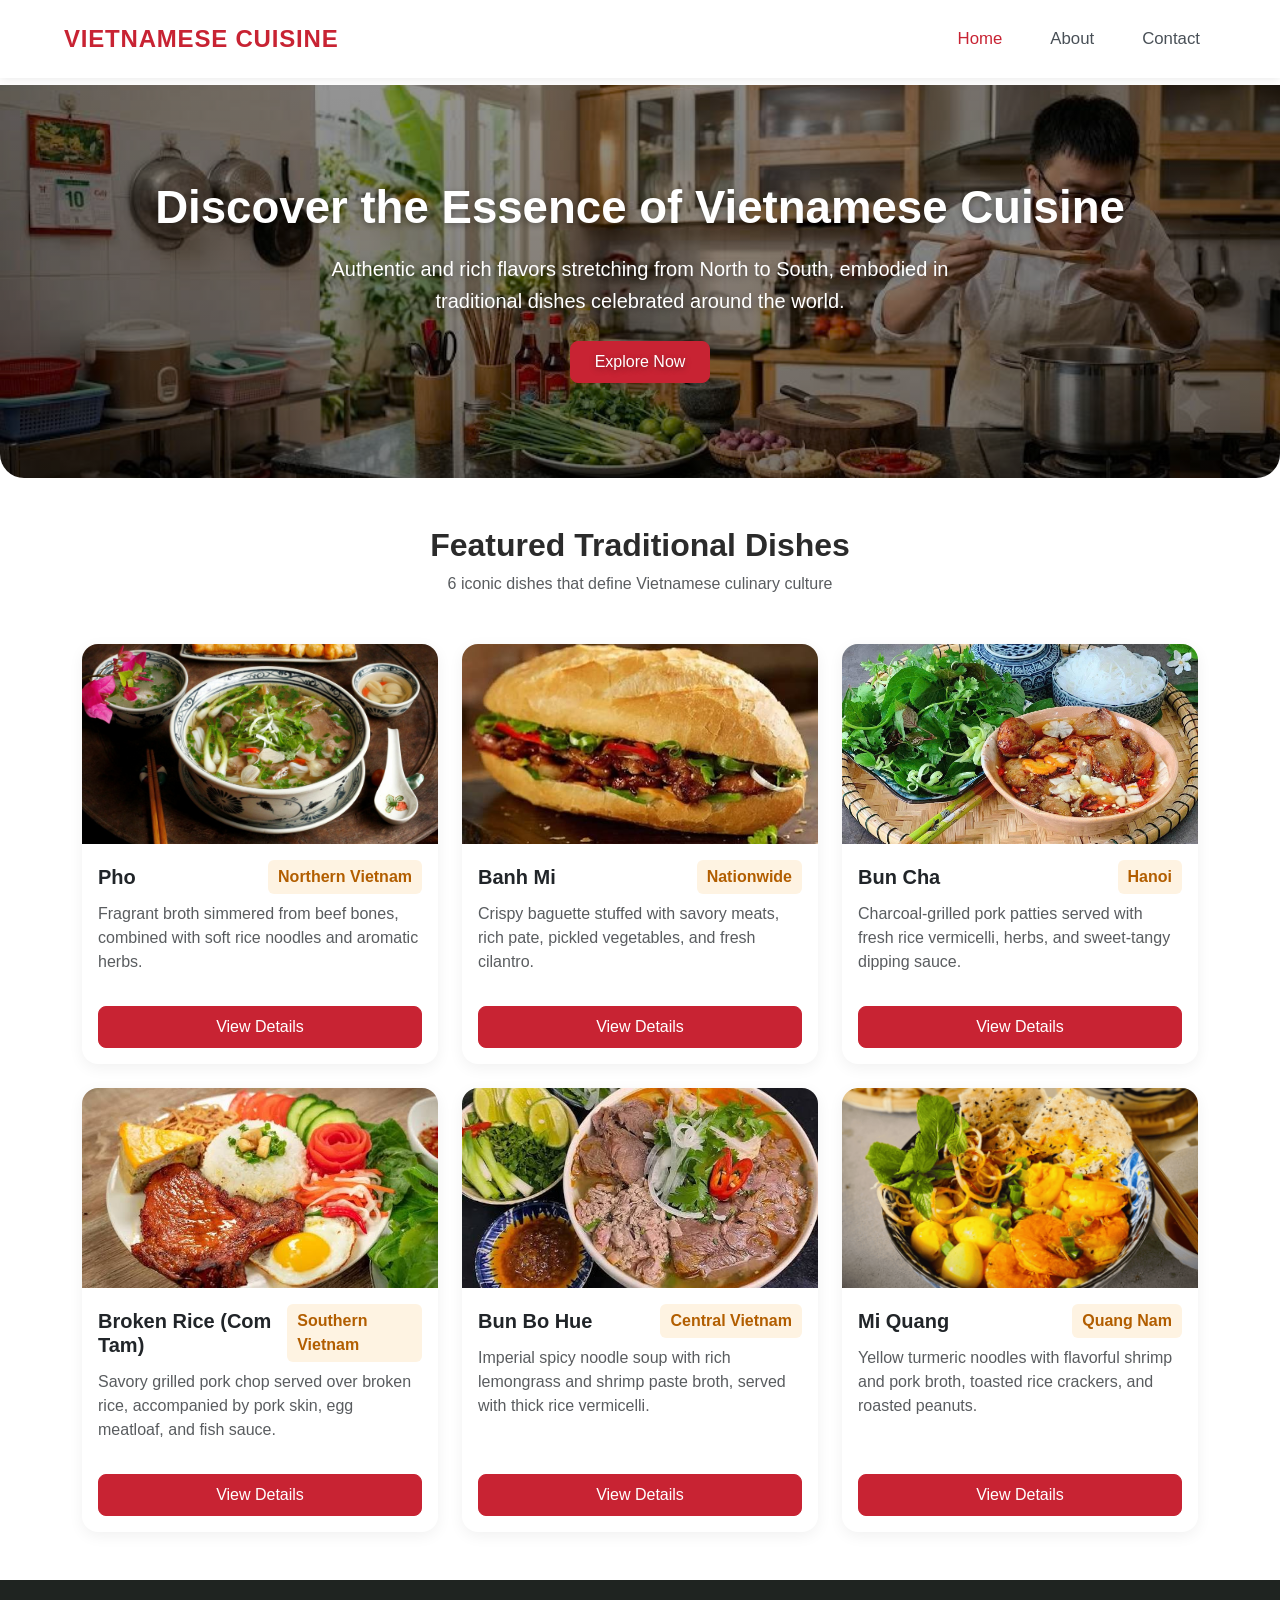
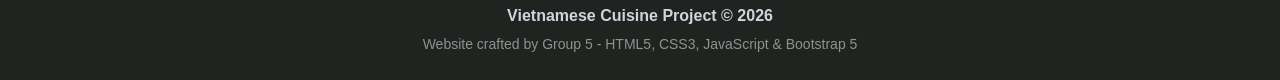
<file: index.html>
<!DOCTYPE html>
<html lang="en">
<head>
  <meta charset="UTF-8">
  <meta name="viewport" content="width=device-width, initial-scale=1.0">
  <title>Essence of Vietnamese Cuisine</title>
  <link href="https://cdn.jsdelivr.net/npm/bootstrap@5.3.3/dist/css/bootstrap.min.css" rel="stylesheet">
  <link rel="stylesheet" href="css/style.css">
</head>
<body class="d-flex flex-column min-vh-100">

  <nav class="navbar navbar-expand-lg navbar-light bg-white fixed-top py-3">
    <div class="container px-4">
      <a class="navbar-brand fw-bold" href="index.html">VIETNAMESE CUISINE</a>
      <button class="navbar-toggler" type="button" data-bs-toggle="collapse" data-bs-target="#mainNav">
        <span class="navbar-toggler-icon"></span>
      </button>
      <div class="collapse navbar-collapse" id="mainNav">
        <ul class="navbar-nav ms-auto mb-2 mb-lg-0 gap-lg-3">
          <li class="nav-item">
            <a class="nav-link active" href="index.html">Home</a>
          </li>
          <li class="nav-item">
            <a class="nav-link" href="about.html">About</a>
          </li>
          <li class="nav-item">
            <a class="nav-link" href="contact.html">Contact</a>
          </li>
        </ul>
      </div>
    </div>
  </nav>

  <header class="hero-section text-center">
    <div class="container">
      <h1 class="display-5 fw-bold mb-3">Discover the Essence of Vietnamese Cuisine</h1>
      <p class="lead mx-auto mb-4" style="max-width: 700px;">
        Authentic and rich flavors stretching from North to South, embodied in traditional dishes celebrated around the world.
      </p>
      <a href="#foodGrid" class="btn btn-primary px-4 py-2">Explore Now</a>
    </div>
  </header>

  <main class="container my-5 flex-grow-1" id="foodGrid">
    <div class="text-center mb-5">
      <h2 class="fw-bold">Featured Traditional Dishes</h2>
      <p class="text-muted">6 iconic dishes that define Vietnamese culinary culture</p>
    </div>

    <div class="row g-4">
      <div class="col-12 col-md-6 col-lg-4">
        <div class="card food-card h-100">
          <img src="images/pho.jpg" class="card-img-top" alt="Pho">
          <div class="card-body d-flex flex-column">
            <div class="d-flex justify-content-between align-items-center mb-2">
              <h5 class="card-title fw-bold mb-0">Pho</h5>
              <span class="badge-region">Northern Vietnam</span>
            </div>
            <p class="card-text text-muted flex-grow-1">Fragrant broth simmered from beef bones, combined with soft rice noodles and aromatic herbs.</p>
            <a href="pho.html" class="btn btn-primary mt-3">View Details</a>
          </div>
        </div>
      </div>

      <div class="col-12 col-md-6 col-lg-4">
        <div class="card food-card h-100">
          <img src="images/banh_mi.jpg" class="card-img-top" alt="Banh Mi">
          <div class="card-body d-flex flex-column">
            <div class="d-flex justify-content-between align-items-center mb-2">
              <h5 class="card-title fw-bold mb-0">Banh Mi</h5>
              <span class="badge-region">Nationwide</span>
            </div>
            <p class="card-text text-muted flex-grow-1">Crispy baguette stuffed with savory meats, rich pate, pickled vegetables, and fresh cilantro.</p>
            <a href="banhmi.html" class="btn btn-primary mt-3">View Details</a>
          </div>
        </div>
      </div>

      <div class="col-12 col-md-6 col-lg-4">
        <div class="card food-card h-100">
          <img src="images/bun_cha.jpg" class="card-img-top" alt="Bun Cha">
          <div class="card-body d-flex flex-column">
            <div class="d-flex justify-content-between align-items-center mb-2">
              <h5 class="card-title fw-bold mb-0">Bun Cha</h5>
              <span class="badge-region">Hanoi</span>
            </div>
            <p class="card-text text-muted flex-grow-1">Charcoal-grilled pork patties served with fresh rice vermicelli, herbs, and sweet-tangy dipping sauce.</p>
            <a href="buncha.html" class="btn btn-primary mt-3">View Details</a>
          </div>
        </div>
      </div>

      <div class="col-12 col-md-6 col-lg-4">
        <div class="card food-card h-100">
          <img src="images/com_tam.jpg" class="card-img-top" alt="Com Tam">
          <div class="card-body d-flex flex-column">
            <div class="d-flex justify-content-between align-items-center mb-2">
              <h5 class="card-title fw-bold mb-0">Broken Rice (Com Tam)</h5>
              <span class="badge-region">Southern Vietnam</span>
            </div>
            <p class="card-text text-muted flex-grow-1">Savory grilled pork chop served over broken rice, accompanied by pork skin, egg meatloaf, and fish sauce.</p>
            <a href="comtam.html" class="btn btn-primary mt-3">View Details</a>
          </div>
        </div>
      </div>

      <div class="col-12 col-md-6 col-lg-4">
        <div class="card food-card h-100">
          <img src="images/bun_bo_hue.jpg" class="card-img-top" alt="Bun Bo Hue">
          <div class="card-body d-flex flex-column">
            <div class="d-flex justify-content-between align-items-center mb-2">
              <h5 class="card-title fw-bold mb-0">Bun Bo Hue</h5>
              <span class="badge-region">Central Vietnam</span>
            </div>
            <p class="card-text text-muted flex-grow-1">Imperial spicy noodle soup with rich lemongrass and shrimp paste broth, served with thick rice vermicelli.</p>
            <a href="bunbohue.html" class="btn btn-primary mt-3">View Details</a>
          </div>
        </div>
      </div>

      <div class="col-12 col-md-6 col-lg-4">
        <div class="card food-card h-100">
          <img src="images/mi_quang.png" class="card-img-top" alt="Mi Quang">
          <div class="card-body d-flex flex-column">
            <div class="d-flex justify-content-between align-items-center mb-2">
              <h5 class="card-title fw-bold mb-0">Mi Quang</h5>
              <span class="badge-region">Quang Nam</span>
            </div>
            <p class="card-text text-muted flex-grow-1">Yellow turmeric noodles with flavorful shrimp and pork broth, toasted rice crackers, and roasted peanuts.</p>
            <a href="miquang.html" class="btn btn-primary mt-3">View Details</a>
          </div>
        </div>
      </div>
    </div>
  </main>

  <footer class="py-4 text-center mt-auto">
    <div class="container">
      <p class="mb-1 fw-bold">Vietnamese Cuisine Project &copy; 2026</p>
      <small class="text-white-50">Website crafted by Group 5 - HTML5, CSS3, JavaScript & Bootstrap 5</small>
    </div>
  </footer>

  <script src="https://cdn.jsdelivr.net/npm/bootstrap@5.3.3/dist/js/bootstrap.bundle.min.js"></script>
  <script src="js/script.js"></script>
</body>
</html>
</file>
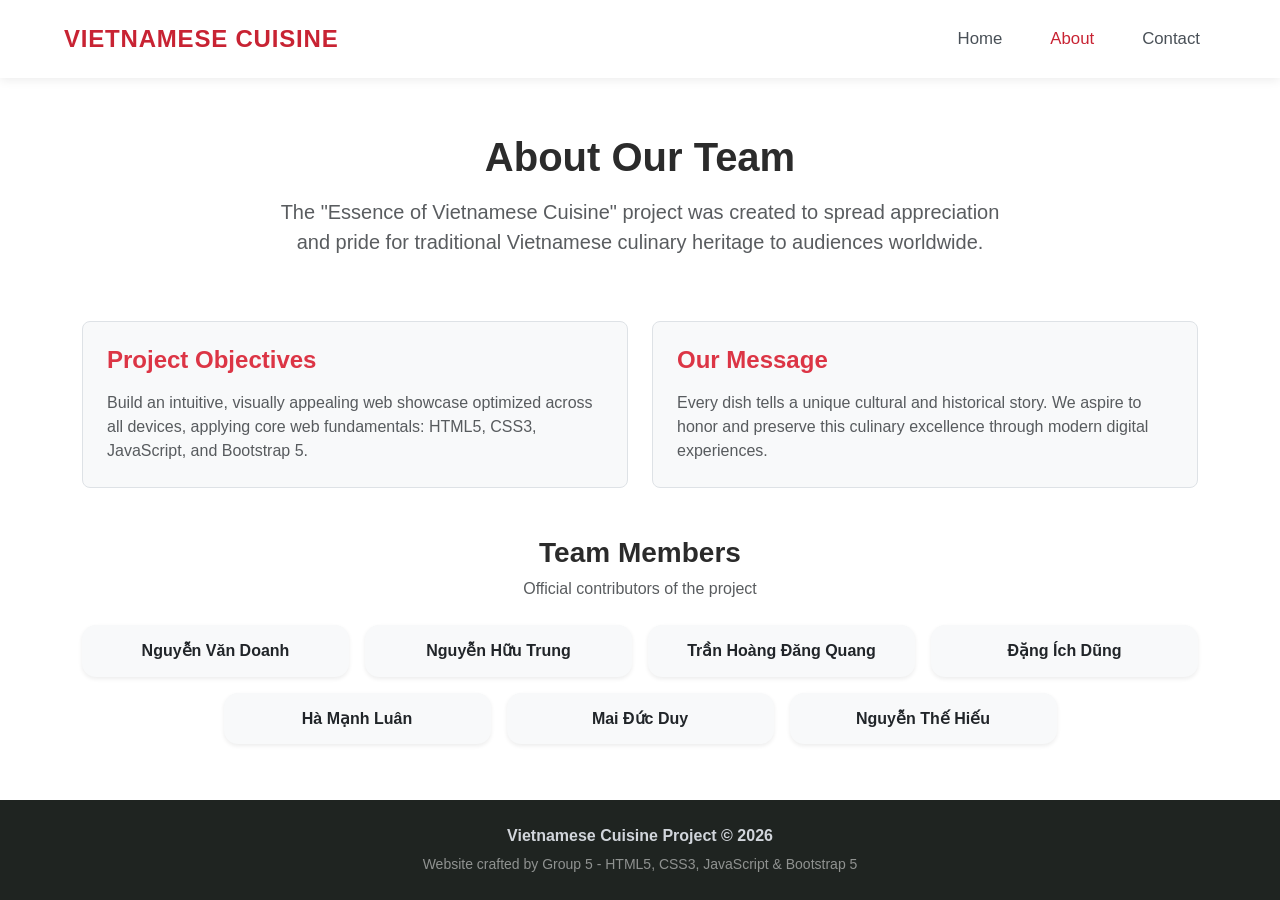
<file: about.html>
<!DOCTYPE html>
<html lang="en">
<head>
  <meta charset="UTF-8">
  <meta name="viewport" content="width=device-width, initial-scale=1.0">
  <title>About Us - Essence of Vietnamese Cuisine</title>
  <link href="https://cdn.jsdelivr.net/npm/bootstrap@5.3.3/dist/css/bootstrap.min.css" rel="stylesheet">
  <link rel="stylesheet" href="css/style.css">
</head>
<body class="d-flex flex-column min-vh-100">

  <nav class="navbar navbar-expand-lg navbar-light bg-white fixed-top py-3">
    <div class="container px-4">
      <a class="navbar-brand fw-bold" href="index.html">VIETNAMESE CUISINE</a>
      <button class="navbar-toggler" type="button" data-bs-toggle="collapse" data-bs-target="#mainNav">
        <span class="navbar-toggler-icon"></span>
      </button>
      <div class="collapse navbar-collapse" id="mainNav">
        <ul class="navbar-nav ms-auto mb-2 mb-lg-0 gap-lg-3">
          <li class="nav-item">
            <a class="nav-link" href="index.html">Home</a>
          </li>
          <li class="nav-item">
            <a class="nav-link active" href="about.html">About</a>
          </li>
          <li class="nav-item">
            <a class="nav-link" href="contact.html">Contact</a>
          </li>
        </ul>
      </div>
    </div>
  </nav>

  <main class="container my-5 flex-grow-1">
    <div class="row justify-content-center text-center mb-5">
      <div class="col-lg-8">
        <h1 class="fw-bold mb-3">About Our Team</h1>
        <p class="lead text-muted">
          The "Essence of Vietnamese Cuisine" project was created to spread appreciation and pride for traditional Vietnamese culinary heritage to audiences worldwide.
        </p>
      </div>
    </div>

    <div class="row g-4 mb-5">
      <div class="col-md-6">
        <div class="p-4 border rounded-3 h-100 bg-light">
          <h4 class="fw-bold text-danger mb-3">Project Objectives</h4>
          <p class="text-muted mb-0">
            Build an intuitive, visually appealing web showcase optimized across all devices, applying core web fundamentals: HTML5, CSS3, JavaScript, and Bootstrap 5.
          </p>
        </div>
      </div>
      <div class="col-md-6">
        <div class="p-4 border rounded-3 h-100 bg-light">
          <h4 class="fw-bold text-danger mb-3">Our Message</h4>
          <p class="text-muted mb-0">
            Every dish tells a unique cultural and historical story. We aspire to honor and preserve this culinary excellence through modern digital experiences.
          </p>
        </div>
      </div>
    </div>

    <div class="text-center mb-4">
      <h3 class="fw-bold">Team Members</h3>
      <p class="text-muted">Official contributors of the project</p>
    </div>

    <div class="row g-3 justify-content-center">
      <div class="col-12 col-sm-6 col-md-4 col-lg-3">
        <div class="card member-card text-center py-3 px-2 h-100 shadow-sm">
          <h6 class="fw-bold mb-0 text-dark">Nguyễn Văn Doanh</h6>
        </div>
      </div>

      <div class="col-12 col-sm-6 col-md-4 col-lg-3">
        <div class="card member-card text-center py-3 px-2 h-100 shadow-sm">
          <h6 class="fw-bold mb-0 text-dark">Nguyễn Hữu Trung</h6>
        </div>
      </div>

      <div class="col-12 col-sm-6 col-md-4 col-lg-3">
        <div class="card member-card text-center py-3 px-2 h-100 shadow-sm">
          <h6 class="fw-bold mb-0 text-dark">Trần Hoàng Đăng Quang</h6>
        </div>
      </div>

      <div class="col-12 col-sm-6 col-md-4 col-lg-3">
        <div class="card member-card text-center py-3 px-2 h-100 shadow-sm">
          <h6 class="fw-bold mb-0 text-dark">Đặng Ích Dũng</h6>
        </div>
      </div>

      <div class="col-12 col-sm-6 col-md-4 col-lg-3">
        <div class="card member-card text-center py-3 px-2 h-100 shadow-sm">
          <h6 class="fw-bold mb-0 text-dark">Hà Mạnh Luân</h6>
        </div>
      </div>

      <div class="col-12 col-sm-6 col-md-4 col-lg-3">
        <div class="card member-card text-center py-3 px-2 h-100 shadow-sm">
          <h6 class="fw-bold mb-0 text-dark">Mai Đức Duy</h6>
        </div>
      </div>

      <div class="col-12 col-sm-6 col-md-4 col-lg-3">
        <div class="card member-card text-center py-3 px-2 h-100 shadow-sm">
          <h6 class="fw-bold mb-0 text-dark">Nguyễn Thế Hiếu</h6>
        </div>
      </div>
    </div>
  </main>

  <footer class="py-4 text-center mt-auto">
    <div class="container">
      <p class="mb-1 fw-bold">Vietnamese Cuisine Project &copy; 2026</p>
      <small class="text-white-50">Website crafted by Group 5 - HTML5, CSS3, JavaScript & Bootstrap 5</small>
    </div>
  </footer>

  <script src="https://cdn.jsdelivr.net/npm/bootstrap@5.3.3/dist/js/bootstrap.bundle.min.js"></script>
  <script src="js/script.js"></script>
</body>
</html>
</file>
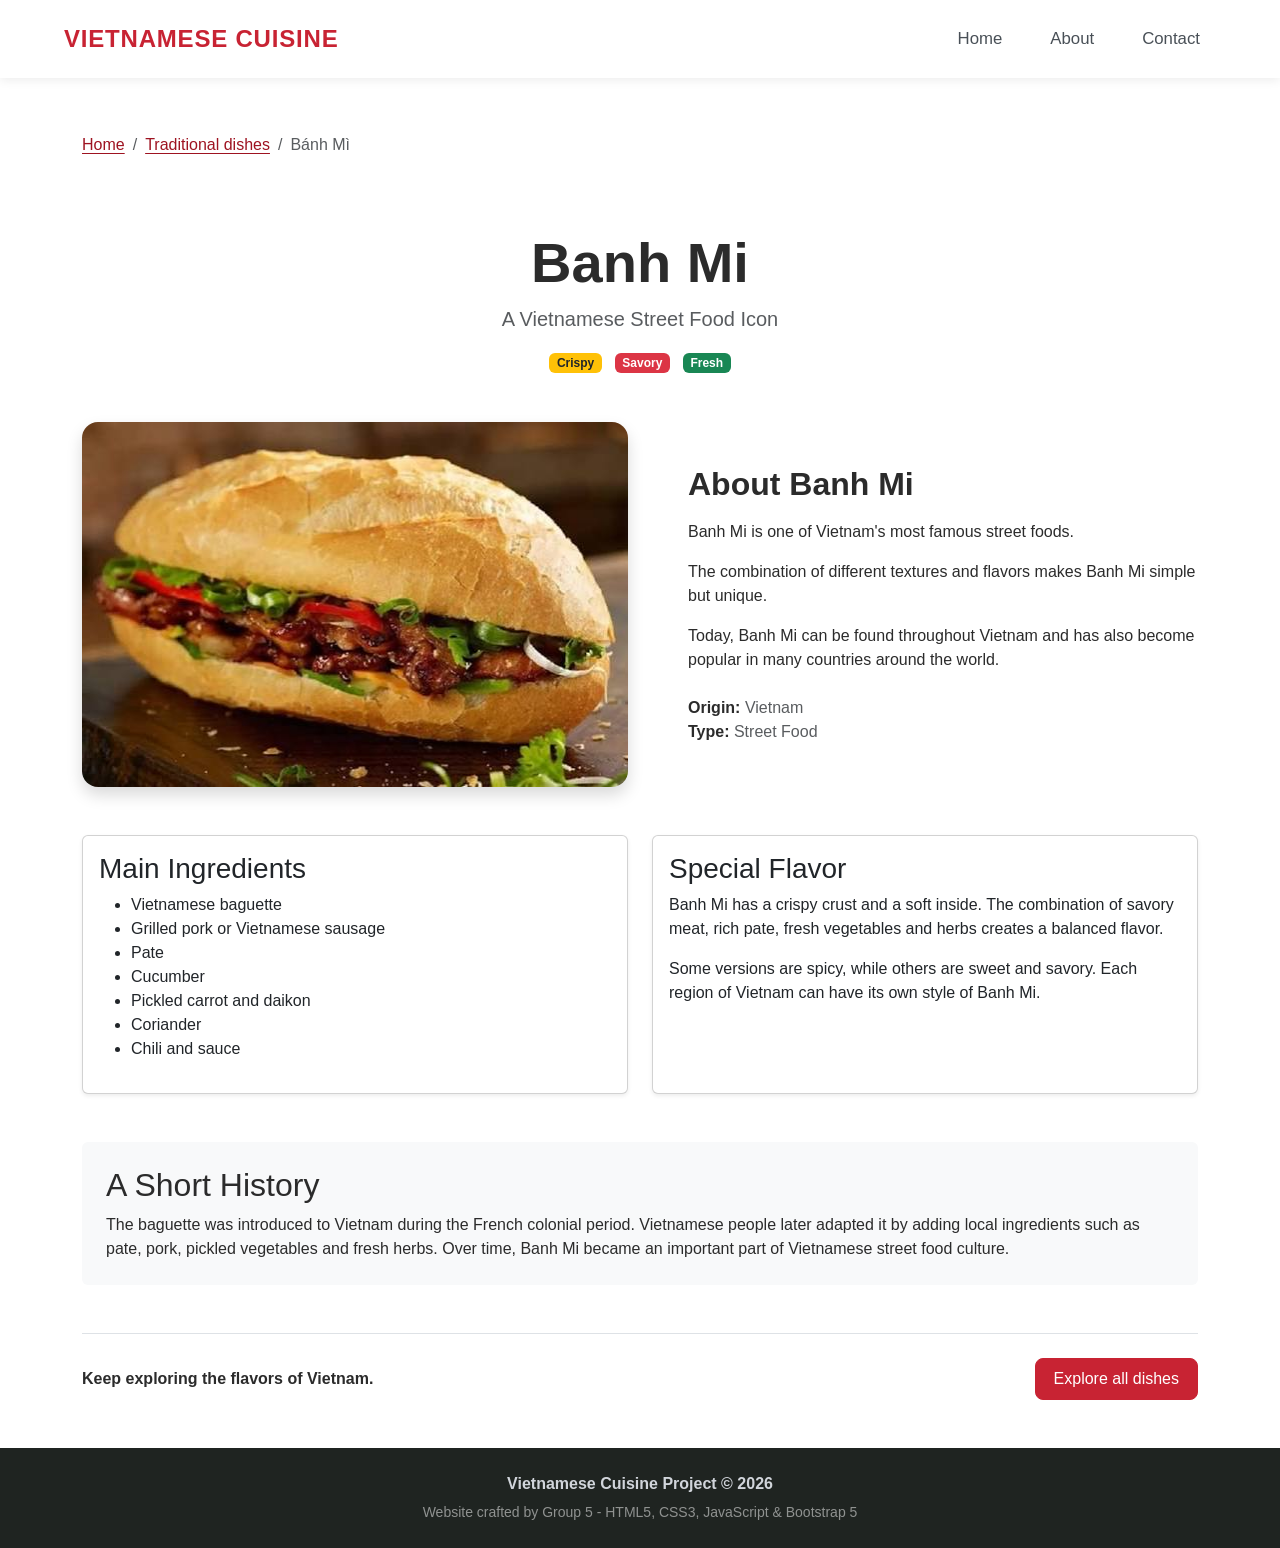
<file: banhmi.html>
<!DOCTYPE html>
<html lang="en">
<head>
  <meta charset="UTF-8">
  <meta name="viewport" content="width=device-width, initial-scale=1.0">
  <title>Banh Mi - Essence of Vietnamese Cuisine</title>

  <link href="https://cdn.jsdelivr.net/npm/bootstrap@5.3.3/dist/css/bootstrap.min.css" rel="stylesheet">
  <link rel="stylesheet" href="css/style.css">
</head>

<body class="d-flex flex-column min-vh-100">

  <nav class="navbar navbar-expand-lg navbar-light bg-white fixed-top py-3">
    <div class="container px-4">
      <a class="navbar-brand fw-bold" href="index.html">VIETNAMESE CUISINE</a>

      <button class="navbar-toggler" type="button" data-bs-toggle="collapse" data-bs-target="#mainNav">
        <span class="navbar-toggler-icon"></span>
      </button>

      <div class="collapse navbar-collapse" id="mainNav">
        <ul class="navbar-nav ms-auto mb-2 mb-lg-0 gap-lg-3">

          <li class="nav-item">
            <a class="nav-link" href="index.html">Home</a>
          </li>

          <li class="nav-item">
            <a class="nav-link" href="about.html">About</a>
          </li>

          <li class="nav-item">
            <a class="nav-link" href="contact.html">Contact</a>
          </li>

        </ul>
      </div>
    </div>
  </nav>


  <main class="container my-5 flex-grow-1">
    <nav aria-label="Breadcrumb" class="mb-4">
      <ol class="breadcrumb small">
        <li class="breadcrumb-item"><a href="index.html">Home</a></li>
        <li class="breadcrumb-item"><a href="index.html#foodGrid">Traditional dishes</a></li>
        <li class="breadcrumb-item active" aria-current="page">Bánh Mì</li>
      </ol>
    </nav>

    <section class="text-center py-5">
      <h1 class="display-4 fw-bold">Banh Mi</h1>

      <p class="lead text-muted">
        A Vietnamese Street Food Icon
      </p>

      <div class="mt-3">
        <span class="badge bg-warning text-dark me-2">Crispy</span>
        <span class="badge bg-danger me-2">Savory</span>
        <span class="badge bg-success">Fresh</span>
      </div>
    </section>


    <section class="row align-items-center mb-5">

      <div class="col-lg-6 mb-4 mb-lg-0">
        <img
          src="images/banh_mi.jpg"
          class="img-fluid rounded-4 shadow"
          alt="Vietnamese Banh Mi">
      </div>

      <div class="col-lg-6 ps-lg-5">

        <h2 class="fw-bold mb-3">About Banh Mi</h2>

        <p>
          Banh Mi is one of Vietnam's most famous street foods.
        </p>

        <p>
          The combination of different textures and flavors
          makes Banh Mi simple but unique.
        </p>

        <p>
          Today, Banh Mi can be found throughout Vietnam
          and has also become popular in many countries around the world.
        </p>

        <div class="mt-4">
          <span class="fw-bold">Origin:</span>
          <span class="text-muted">Vietnam</span>
        </div>

        <div>
          <span class="fw-bold">Type:</span>
          <span class="text-muted">Street Food</span>
        </div>

      </div>
    </section>


    <section class="row mb-5">

      <div class="col-md-6">
        <div class="card h-100 shadow-sm">

          <div class="card-body">
            <h3 class="card-title">Main Ingredients</h3>

            <ul>
              <li>Vietnamese baguette</li>
              <li>Grilled pork or Vietnamese sausage</li>
              <li>Pate</li>
              <li>Cucumber</li>
              <li>Pickled carrot and daikon</li>
              <li>Coriander</li>
              <li>Chili and sauce</li>
            </ul>
          </div>

        </div>
      </div>


      <div class="col-md-6 mt-4 mt-md-0">
        <div class="card h-100 shadow-sm">

          <div class="card-body">
            <h3 class="card-title">Special Flavor</h3>

            <p>
              Banh Mi has a crispy crust and a soft inside.
              The combination of savory meat, rich pate,
              fresh vegetables and herbs creates a balanced flavor.
            </p>

            <p>
              Some versions are spicy, while others are sweet and savory.
              Each region of Vietnam can have its own style of Banh Mi.
            </p>
          </div>

        </div>
      </div>

    </section>


    <section class="bg-light p-4 rounded mb-5">

      <h2>A Short History</h2>

      <p class="mb-0">
        The baguette was introduced to Vietnam during the French colonial period.
        Vietnamese people later adapted it by adding local ingredients such as
        pate, pork, pickled vegetables and fresh herbs.
        Over time, Banh Mi became an important part of Vietnamese street food culture.
      </p>

    </section>


    <div class="border-top pt-4 d-flex flex-wrap justify-content-between align-items-center gap-3">
      <p class="mb-0 fw-semibold">Keep exploring the flavors of Vietnam.</p>
      <a href="index.html#foodGrid" class="btn btn-primary">Explore all dishes</a>
    </div>

  </main>


  <footer class="py-4 text-center mt-auto">
    <div class="container">

      <p class="mb-1 fw-bold">
        Vietnamese Cuisine Project &copy; 2026
      </p>

      <small class="text-white-50">
        Website crafted by Group 5 - HTML5, CSS3, JavaScript & Bootstrap 5
      </small>

    </div>
  </footer>


  <script src="https://cdn.jsdelivr.net/npm/bootstrap@5.3.3/dist/js/bootstrap.bundle.min.js"></script>
  <script src="js/script.js"></script>

</body>
</html>
</file>
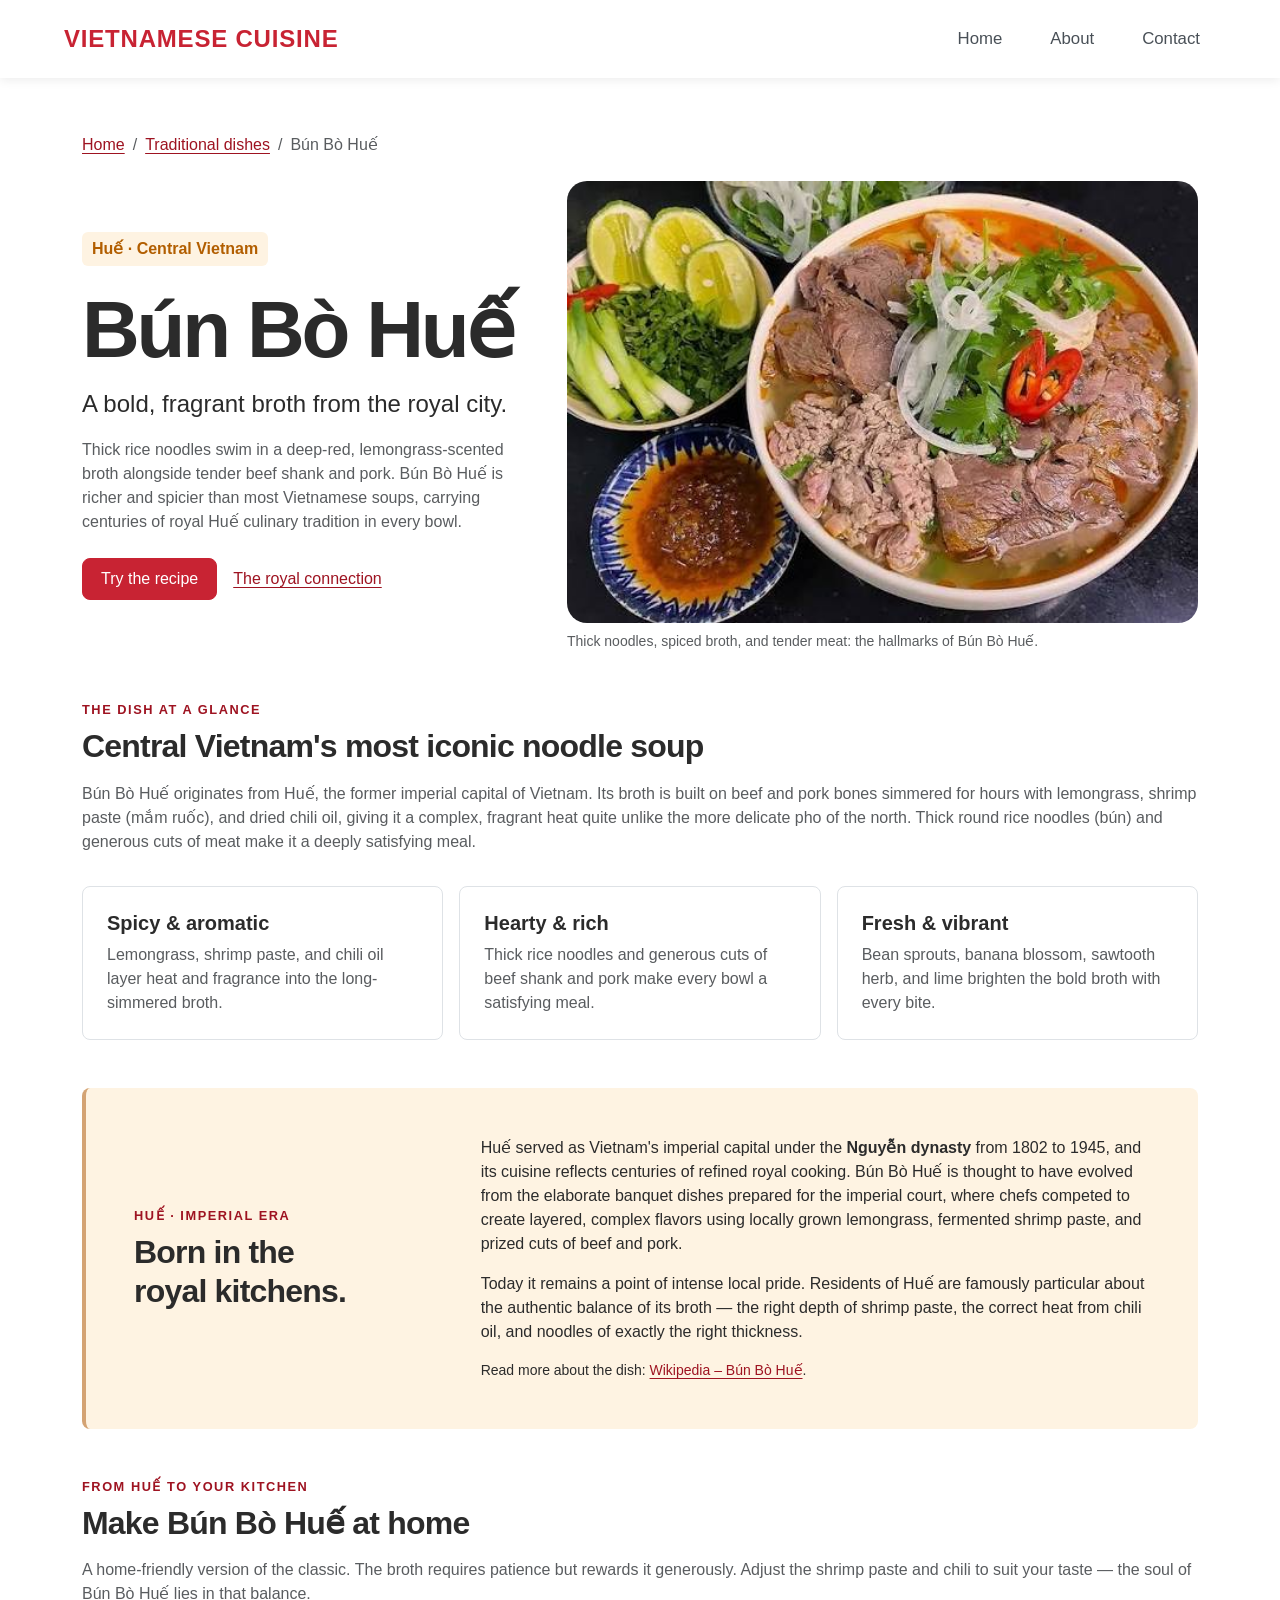
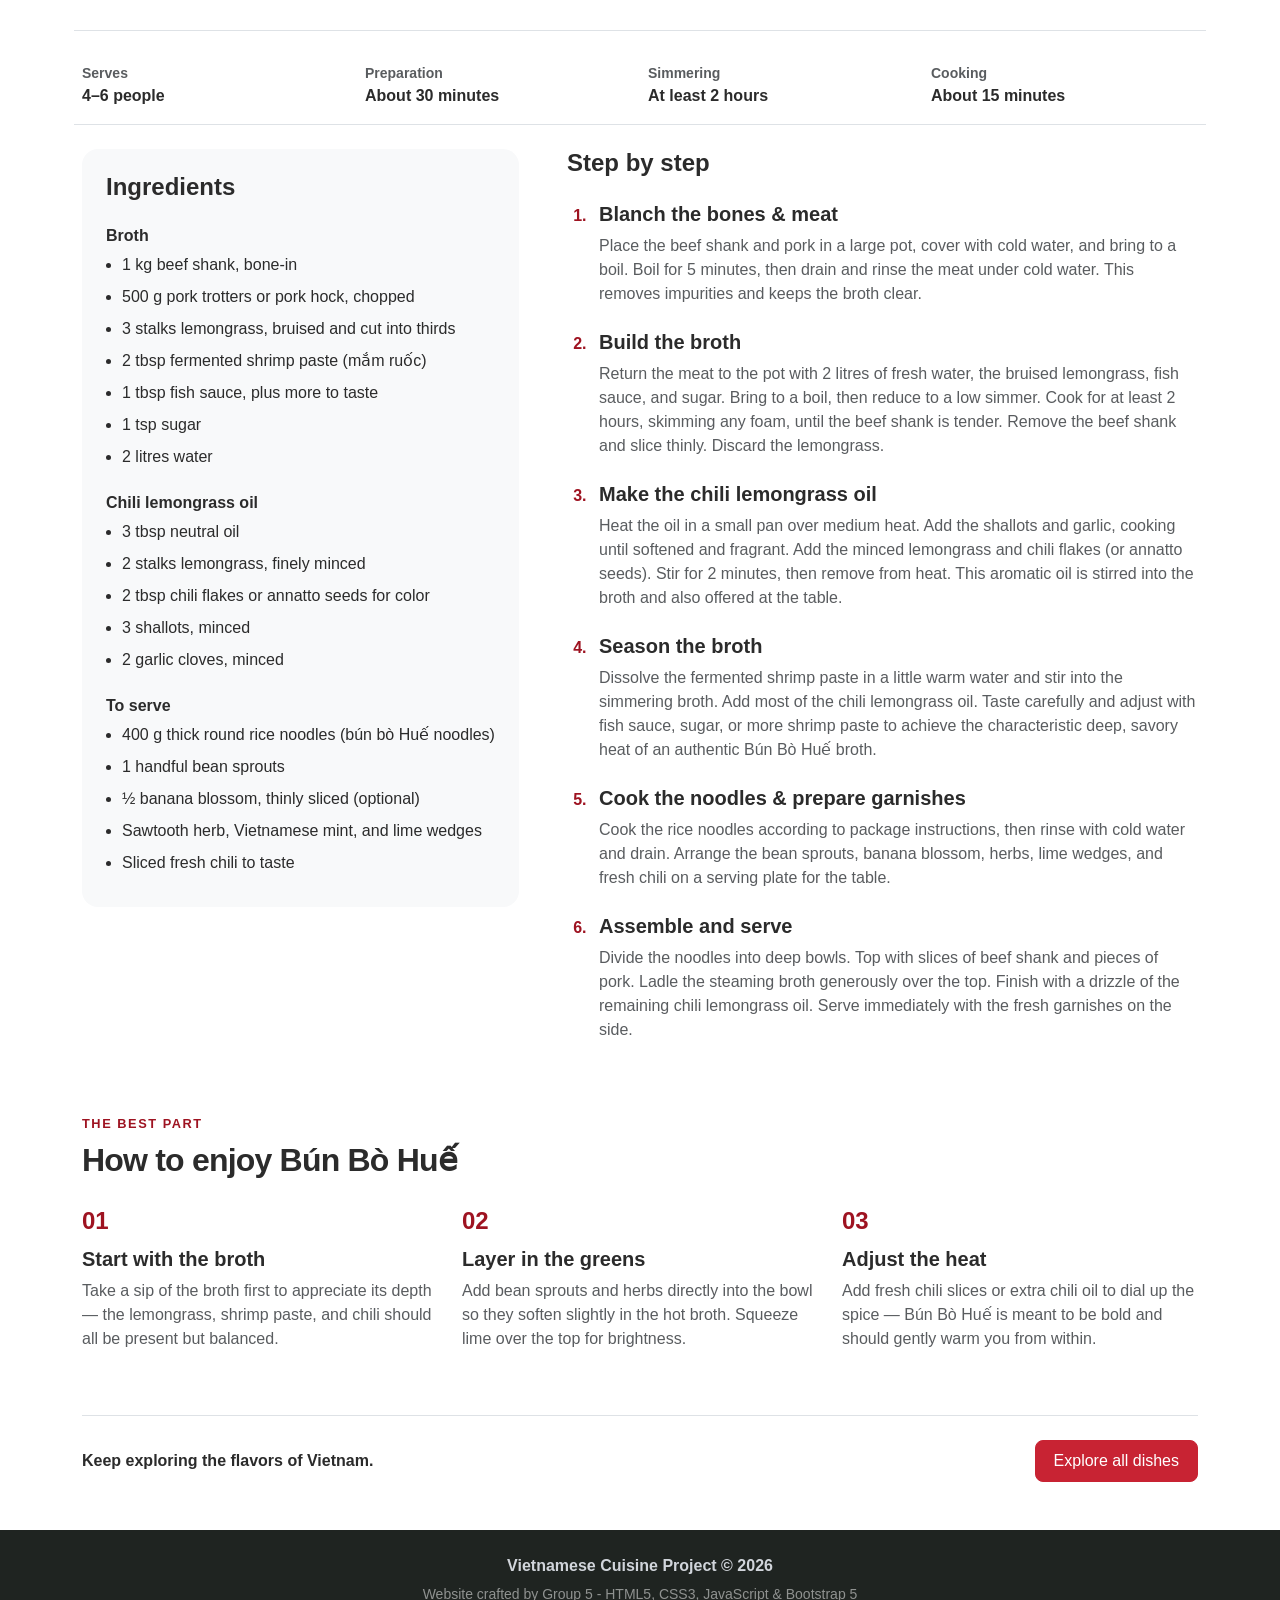
<file: bunbohue.html>
<!DOCTYPE html>
<html lang="en">
<head>
  <meta charset="UTF-8">
  <meta name="viewport" content="width=device-width, initial-scale=1.0">
  <meta name="description" content="Discover Huế's Bún Bò Huế: spicy lemongrass beef broth, thick rice noodles, and tender meat. Explore its royal origins, rich flavors, and a recipe to try at home.">
  <title>Bún Bò Huế - Essence of Vietnamese Cuisine</title>
  <link href="https://cdn.jsdelivr.net/npm/bootstrap@5.3.3/dist/css/bootstrap.min.css" rel="stylesheet">
  <link rel="stylesheet" href="css/style.css">
  <style>
    .bunbohue-page { max-width: 1140px; }
    .bunbohue-page [id] { scroll-margin-top: 110px; }
    .bunbohue-page .eyebrow {
      color: var(--primary-dark);
      font-size: 0.8rem;
      font-weight: 700;
      letter-spacing: 0.12em;
      text-transform: uppercase;
    }
    .bunbohue-page h1 { font-size: clamp(3rem, 7vw, 5rem); letter-spacing: -0.04em; }
    .bunbohue-page h2 { letter-spacing: -0.025em; }
    .bunbohue-page .hero-photo { width: 100%; height: auto; border-radius: 20px; }
    .bunbohue-page .story-box { background: #fef3e2; border-left: 4px solid var(--secondary-color); }
    .bunbohue-page .recipe-panel { background: var(--bg-light); border-radius: 16px; }
    .bunbohue-page .ingredient-list li { margin-bottom: 0.5rem; }
    .bunbohue-page .recipe-steps { padding-left: 1.5rem; }
    .bunbohue-page .recipe-steps > li { padding-left: 0.5rem; margin-bottom: 1.5rem; }
    .bunbohue-page .recipe-steps > li::marker { color: var(--primary-dark); font-weight: 700; }
    .bunbohue-page .step-number { color: var(--primary-dark); font-size: 1.5rem; font-weight: 700; }
    .bunbohue-page a:not(.btn) { color: var(--primary-dark); text-underline-offset: 3px; }
    .bunbohue-page a:focus-visible { outline: 3px solid var(--primary-dark); outline-offset: 4px; }
    @media (max-width: 575.98px) {
      .navbar-brand { font-size: 1rem; letter-spacing: 0; }
      .bunbohue-page { padding-right: 24px; padding-left: 24px; }
    }
  </style>
</head>
<body class="d-flex flex-column min-vh-100">

<nav class="navbar navbar-expand-lg navbar-light bg-white fixed-top py-3">
  <div class="container px-4">
    <a class="navbar-brand fw-bold" href="index.html">VIETNAMESE CUISINE</a>
    <button class="navbar-toggler" type="button" data-bs-toggle="collapse" data-bs-target="#mainNav" aria-controls="mainNav" aria-expanded="false" aria-label="Toggle navigation">
      <span class="navbar-toggler-icon"></span>
    </button>
    <div class="collapse navbar-collapse" id="mainNav">
      <ul class="navbar-nav ms-auto mb-2 mb-lg-0 gap-lg-3">
        <li class="nav-item">
          <a class="nav-link" href="index.html">Home</a>
        </li>
        <li class="nav-item">
          <a class="nav-link" href="about.html">About</a>
        </li>
        <li class="nav-item">
          <a class="nav-link" href="contact.html">Contact</a>
        </li>
      </ul>
    </div>
  </div>
</nav>

<main class="container my-5 flex-grow-1 bunbohue-page" id="main-content">
  <nav aria-label="Breadcrumb" class="mb-4">
    <ol class="breadcrumb small">
      <li class="breadcrumb-item"><a href="index.html">Home</a></li>
      <li class="breadcrumb-item"><a href="index.html#foodGrid">Traditional dishes</a></li>
      <li class="breadcrumb-item active" aria-current="page">Bún Bò Huế</li>
    </ol>
  </nav>

  <header class="row align-items-center g-4 g-lg-5 mb-5">
    <div class="col-lg-5">
      <span class="badge-region d-inline-block mb-3">Huế · Central Vietnam</span>
      <h1 class="fw-bold mb-2" lang="vi">Bún Bò Huế</h1>
      <p class="fs-4 mb-3">A bold, fragrant broth from the royal city.</p>
      <p class="text-muted mb-4">Thick rice noodles swim in a deep-red, lemongrass-scented broth alongside tender beef shank and pork. Bún Bò Huế is richer and spicier than most Vietnamese soups, carrying centuries of royal Huế culinary tradition in every bowl.</p>
      <div class="d-flex flex-wrap gap-3 align-items-center">
        <a class="btn btn-primary" href="#recipe">Try the recipe</a>
        <a href="#royal-origins">The royal connection</a>
      </div>
    </div>
    <div class="col-lg-7">
      <figure class="mb-0">
        <img src="images/bun_bo_hue.jpg" class="hero-photo" width="1400" height="1051" fetchpriority="high" alt="A bowl of Bún Bò Huế with thick rice noodles, beef shank, pork, and a rich red lemongrass broth garnished with fresh herbs and lime">
        <figcaption class="small text-muted mt-2">Thick noodles, spiced broth, and tender meat: the hallmarks of Bún Bò Huế.</figcaption>
      </figure>
    </div>
  </header>

  <section aria-labelledby="introduction-heading" class="mb-5">
    <p class="eyebrow mb-2">The dish at a glance</p>
    <h2 class="fw-bold mb-3" id="introduction-heading">Central Vietnam's most iconic noodle soup</h2>
    <p class="text-muted">Bún Bò Huế originates from Huế, the former imperial capital of Vietnam. Its broth is built on beef and pork bones simmered for hours with lemongrass, shrimp paste (<span lang="vi">mắm ruốc</span>), and dried chili oil, giving it a complex, fragrant heat quite unlike the more delicate pho of the north. Thick round rice noodles (<span lang="vi">bún</span>) and generous cuts of meat make it a deeply satisfying meal.</p>
    <div class="row g-3 mt-1">
      <div class="col-md-4">
        <div class="p-4 border rounded-3 h-100">
          <h3 class="h5 fw-bold">Spicy &amp; aromatic</h3>
          <p class="text-muted mb-0">Lemongrass, shrimp paste, and chili oil layer heat and fragrance into the long-simmered broth.</p>
        </div>
      </div>
      <div class="col-md-4">
        <div class="p-4 border rounded-3 h-100">
          <h3 class="h5 fw-bold">Hearty &amp; rich</h3>
          <p class="text-muted mb-0">Thick rice noodles and generous cuts of beef shank and pork make every bowl a satisfying meal.</p>
        </div>
      </div>
      <div class="col-md-4">
        <div class="p-4 border rounded-3 h-100">
          <h3 class="h5 fw-bold">Fresh &amp; vibrant</h3>
          <p class="text-muted mb-0">Bean sprouts, banana blossom, sawtooth herb, and lime brighten the bold broth with every bite.</p>
        </div>
      </div>
    </div>
  </section>

  <section class="story-box rounded-3 p-4 p-lg-5 mb-5" id="royal-origins" aria-labelledby="origins-heading">
    <div class="row g-4 align-items-center">
      <div class="col-lg-4">
        <p class="eyebrow mb-2">Huế · Imperial Era</p>
        <h2 class="fw-bold mb-0" id="origins-heading">Born in the<br>royal kitchens.</h2>
      </div>
      <div class="col-lg-8">
        <p>Huế served as Vietnam's imperial capital under the <strong>Nguyễn dynasty</strong> from 1802 to 1945, and its cuisine reflects centuries of refined royal cooking. Bún Bò Huế is thought to have evolved from the elaborate banquet dishes prepared for the imperial court, where chefs competed to create layered, complex flavors using locally grown lemongrass, fermented shrimp paste, and prized cuts of beef and pork.</p>
        <p>Today it remains a point of intense local pride. Residents of Huế are famously particular about the authentic balance of its broth — the right depth of shrimp paste, the correct heat from chili oil, and noodles of exactly the right thickness.</p>
        <p class="mb-0 small">Read more about the dish: <a href="https://en.wikipedia.org/wiki/B%C3%BAn_b%C3%B2_Hu%E1%BA%BF" target="_blank" rel="noopener">Wikipedia – Bún Bò Huế</a>.</p>
      </div>
    </div>
  </section>

  <section id="recipe" aria-labelledby="recipe-heading" class="mb-5">
    <p class="eyebrow mb-2">From Huế to your kitchen</p>
    <h2 class="fw-bold mb-3" id="recipe-heading">Make Bún Bò Huế at home</h2>
    <p class="text-muted">A home-friendly version of the classic. The broth requires patience but rewards it generously. Adjust the shrimp paste and chili to suit your taste — the soul of Bún Bò Huế lies in that balance.</p>
    <dl class="row g-3 border-top border-bottom py-3 my-4">
      <div class="col-6 col-md-3"><dt class="small text-muted">Serves</dt><dd class="fw-semibold mb-0">4–6 people</dd></div>
      <div class="col-6 col-md-3"><dt class="small text-muted">Preparation</dt><dd class="fw-semibold mb-0">About 30 minutes</dd></div>
      <div class="col-6 col-md-3"><dt class="small text-muted">Simmering</dt><dd class="fw-semibold mb-0">At least 2 hours</dd></div>
      <div class="col-6 col-md-3"><dt class="small text-muted">Cooking</dt><dd class="fw-semibold mb-0">About 15 minutes</dd></div>
    </dl>

    <div class="row g-4 g-lg-5">
      <div class="col-lg-5">
        <div class="recipe-panel p-4">
          <h3 class="h4 fw-bold mb-4">Ingredients</h3>
          <h4 class="h6 fw-bold">Broth</h4>
          <ul class="ingredient-list ps-3 mb-4">
            <li>1 kg beef shank, bone-in</li>
            <li>500 g pork trotters or pork hock, chopped</li>
            <li>3 stalks lemongrass, bruised and cut into thirds</li>
            <li>2 tbsp fermented shrimp paste (<span lang="vi">mắm ruốc</span>)</li>
            <li>1 tbsp fish sauce, plus more to taste</li>
            <li>1 tsp sugar</li>
            <li>2 litres water</li>
          </ul>
          <h4 class="h6 fw-bold">Chili lemongrass oil</h4>
          <ul class="ingredient-list ps-3 mb-4">
            <li>3 tbsp neutral oil</li>
            <li>2 stalks lemongrass, finely minced</li>
            <li>2 tbsp chili flakes or annatto seeds for color</li>
            <li>3 shallots, minced</li>
            <li>2 garlic cloves, minced</li>
          </ul>
          <h4 class="h6 fw-bold">To serve</h4>
          <ul class="ingredient-list ps-3 mb-0">
            <li>400 g thick round rice noodles (<span lang="vi">bún bò Huế</span> noodles)</li>
            <li>1 handful bean sprouts</li>
            <li>½ banana blossom, thinly sliced (optional)</li>
            <li>Sawtooth herb, Vietnamese mint, and lime wedges</li>
            <li>Sliced fresh chili to taste</li>
          </ul>
        </div>
      </div>
      <div class="col-lg-7">
        <h3 class="h4 fw-bold mb-4">Step by step</h3>
        <ol class="recipe-steps">
          <li>
            <h4 class="h5 fw-bold">Blanch the bones &amp; meat</h4>
            <p class="text-muted">Place the beef shank and pork in a large pot, cover with cold water, and bring to a boil. Boil for 5 minutes, then drain and rinse the meat under cold water. This removes impurities and keeps the broth clear.</p>
          </li>
          <li>
            <h4 class="h5 fw-bold">Build the broth</h4>
            <p class="text-muted">Return the meat to the pot with 2 litres of fresh water, the bruised lemongrass, fish sauce, and sugar. Bring to a boil, then reduce to a low simmer. Cook for at least 2 hours, skimming any foam, until the beef shank is tender. Remove the beef shank and slice thinly. Discard the lemongrass.</p>
          </li>
          <li>
            <h4 class="h5 fw-bold">Make the chili lemongrass oil</h4>
            <p class="text-muted">Heat the oil in a small pan over medium heat. Add the shallots and garlic, cooking until softened and fragrant. Add the minced lemongrass and chili flakes (or annatto seeds). Stir for 2 minutes, then remove from heat. This aromatic oil is stirred into the broth and also offered at the table.</p>
          </li>
          <li>
            <h4 class="h5 fw-bold">Season the broth</h4>
            <p class="text-muted">Dissolve the fermented shrimp paste in a little warm water and stir into the simmering broth. Add most of the chili lemongrass oil. Taste carefully and adjust with fish sauce, sugar, or more shrimp paste to achieve the characteristic deep, savory heat of an authentic Bún Bò Huế broth.</p>
          </li>
          <li>
            <h4 class="h5 fw-bold">Cook the noodles &amp; prepare garnishes</h4>
            <p class="text-muted">Cook the rice noodles according to package instructions, then rinse with cold water and drain. Arrange the bean sprouts, banana blossom, herbs, lime wedges, and fresh chili on a serving plate for the table.</p>
          </li>
          <li>
            <h4 class="h5 fw-bold">Assemble and serve</h4>
            <p class="text-muted mb-0">Divide the noodles into deep bowls. Top with slices of beef shank and pieces of pork. Ladle the steaming broth generously over the top. Finish with a drizzle of the remaining chili lemongrass oil. Serve immediately with the fresh garnishes on the side.</p>
          </li>
        </ol>
      </div>
    </div>
  </section>

  <section aria-labelledby="serving-heading" class="mb-5">
    <p class="eyebrow mb-2">The best part</p>
    <h2 class="fw-bold mb-4" id="serving-heading">How to enjoy Bún Bò Huế</h2>
    <div class="row g-4">
      <div class="col-md-4">
        <span class="step-number" aria-hidden="true">01</span>
        <h3 class="h5 fw-bold mt-2">Start with the broth</h3>
        <p class="text-muted">Take a sip of the broth first to appreciate its depth — the lemongrass, shrimp paste, and chili should all be present but balanced.</p>
      </div>
      <div class="col-md-4">
        <span class="step-number" aria-hidden="true">02</span>
        <h3 class="h5 fw-bold mt-2">Layer in the greens</h3>
        <p class="text-muted">Add bean sprouts and herbs directly into the bowl so they soften slightly in the hot broth. Squeeze lime over the top for brightness.</p>
      </div>
      <div class="col-md-4">
        <span class="step-number" aria-hidden="true">03</span>
        <h3 class="h5 fw-bold mt-2">Adjust the heat</h3>
        <p class="text-muted">Add fresh chili slices or extra chili oil to dial up the spice — Bún Bò Huế is meant to be bold and should gently warm you from within.</p>
      </div>
    </div>
  </section>

  <div class="border-top pt-4 d-flex flex-wrap justify-content-between align-items-center gap-3">
      <p class="mb-0 fw-semibold">Keep exploring the flavors of Vietnam.</p>
      <a href="index.html#foodGrid" class="btn btn-primary">Explore all dishes</a>
    </div>
</main>

<footer class="py-4 text-center mt-auto">
  <div class="container">
    <p class="mb-1 fw-bold">Vietnamese Cuisine Project &copy; 2026</p>
    <small class="text-white-50">Website crafted by Group 5 - HTML5, CSS3, JavaScript &amp; Bootstrap 5</small>
  </div>
</footer>

<script src="https://cdn.jsdelivr.net/npm/bootstrap@5.3.3/dist/js/bootstrap.bundle.min.js"></script>
<script src="js/script.js"></script>
</body>
</html>
</file>
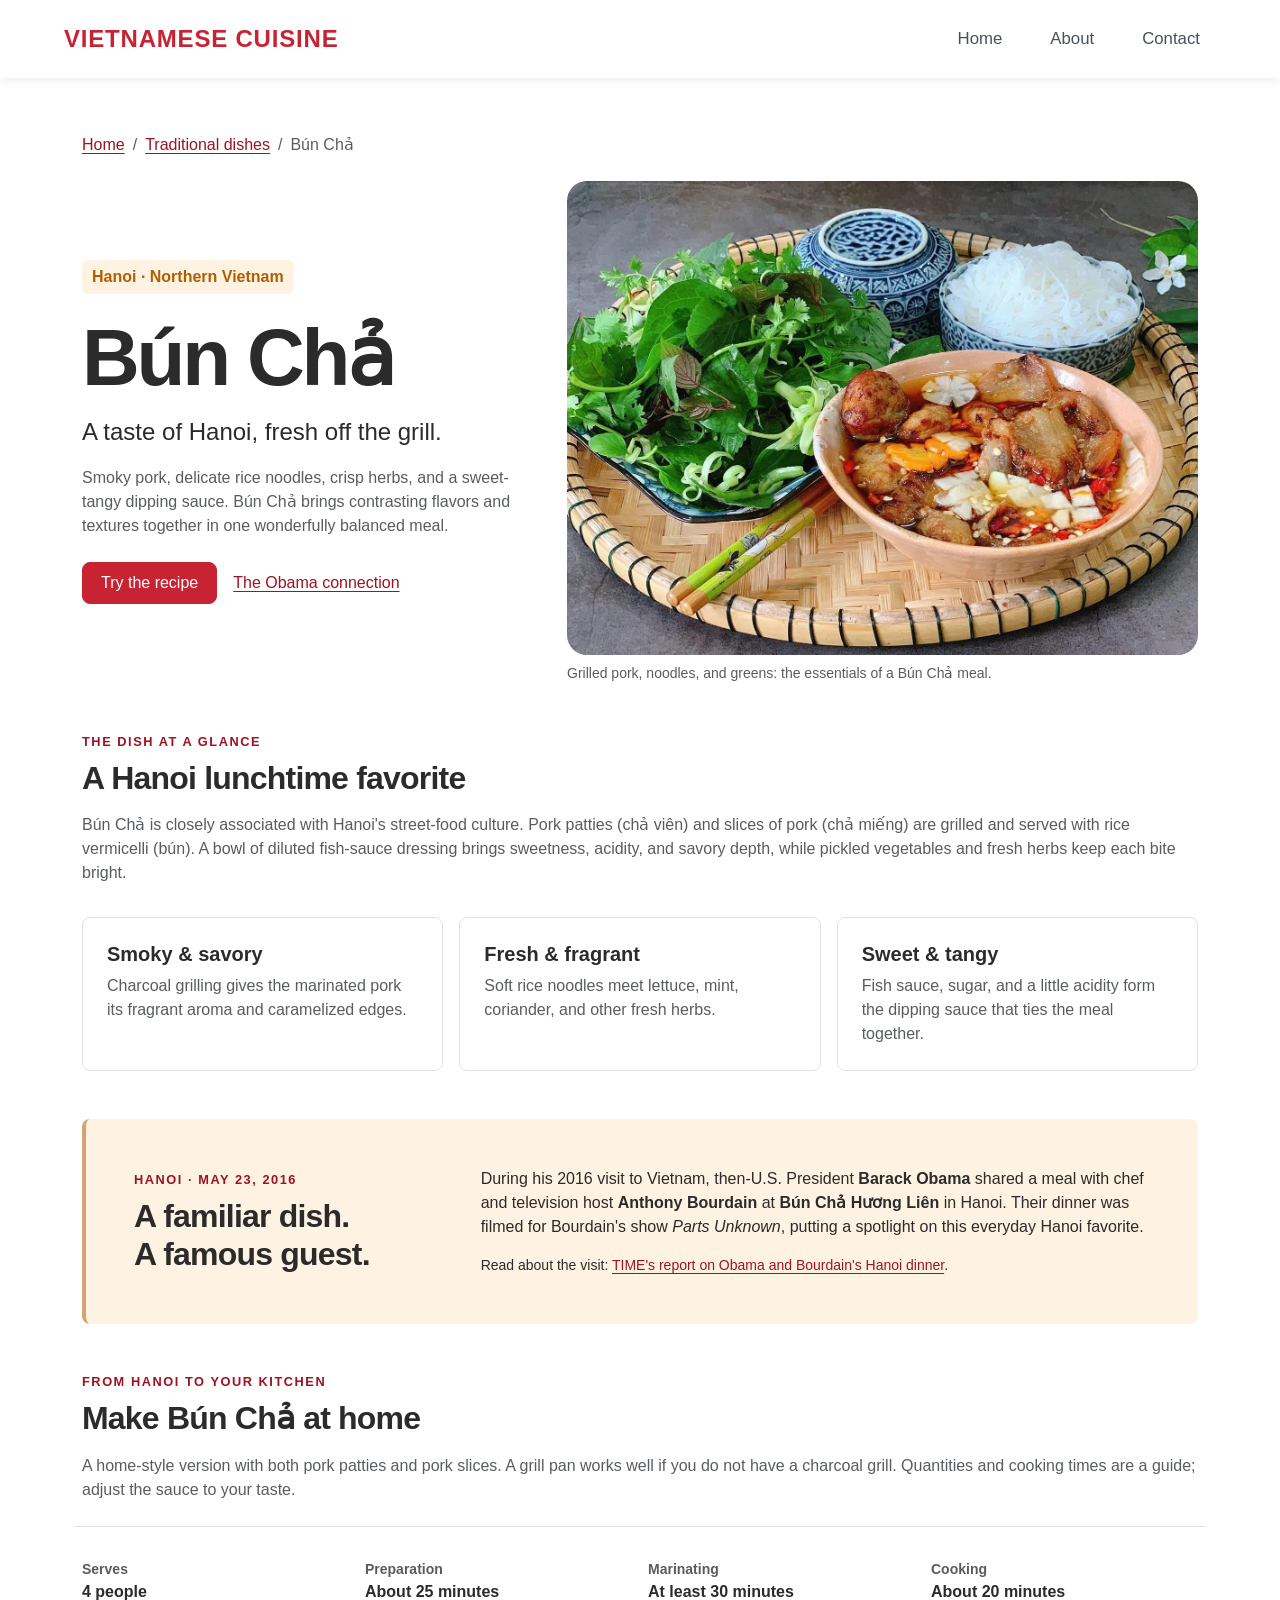
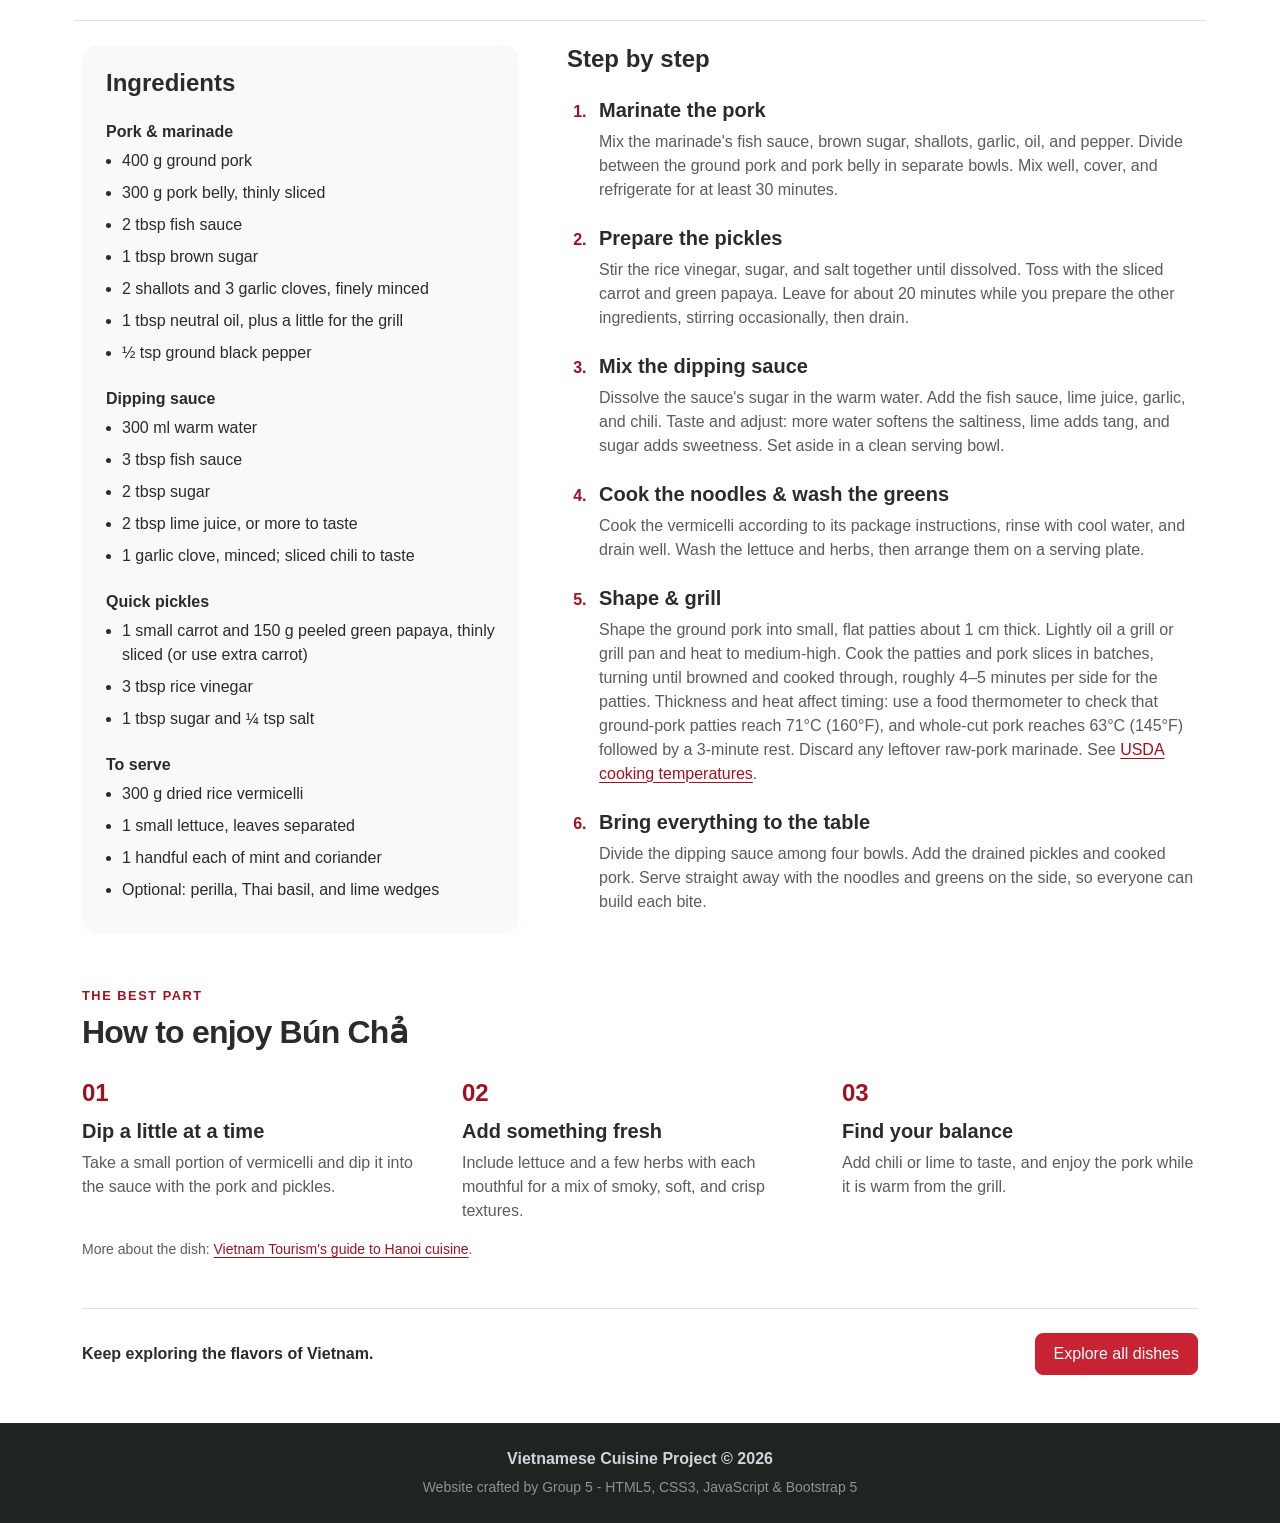
<file: buncha.html>
<!DOCTYPE html>
<html lang="en">
<head>
  <meta charset="UTF-8">
  <meta name="viewport" content="width=device-width, initial-scale=1.0">
  <meta name="description" content="Discover Hanoi's Bún Chả: grilled pork, rice noodles, and fresh herbs. Explore its story, Obama's famous visit, and a recipe to try at home.">
  <title>Bún Chả - Essence of Vietnamese Cuisine</title>
  <link href="https://cdn.jsdelivr.net/npm/bootstrap@5.3.3/dist/css/bootstrap.min.css" rel="stylesheet">
  <link rel="stylesheet" href="css/style.css">
  <style>
    .buncha-page { max-width: 1140px; }
    .buncha-page [id] { scroll-margin-top: 110px; }
    .buncha-page .eyebrow {
      color: var(--primary-dark);
      font-size: 0.8rem;
      font-weight: 700;
      letter-spacing: 0.12em;
      text-transform: uppercase;
    }
    .buncha-page h1 { font-size: clamp(3rem, 7vw, 5rem); letter-spacing: -0.04em; }
    .buncha-page h2 { letter-spacing: -0.025em; }
    .buncha-page .hero-photo { width: 100%; height: auto; border-radius: 20px; }
    .buncha-page .story-box { background: #fef3e2; border-left: 4px solid var(--secondary-color); }
    .buncha-page .recipe-panel { background: var(--bg-light); border-radius: 16px; }
    .buncha-page .ingredient-list li { margin-bottom: 0.5rem; }
    .buncha-page .recipe-steps { padding-left: 1.5rem; }
    .buncha-page .recipe-steps > li { padding-left: 0.5rem; margin-bottom: 1.5rem; }
    .buncha-page .recipe-steps > li::marker { color: var(--primary-dark); font-weight: 700; }
    .buncha-page .step-number { color: var(--primary-dark); font-size: 1.5rem; font-weight: 700; }
    .buncha-page a:not(.btn) { color: var(--primary-dark); text-underline-offset: 3px; }
    .buncha-page a:focus-visible { outline: 3px solid var(--primary-dark); outline-offset: 4px; }
    @media (max-width: 575.98px) {
      .navbar-brand { font-size: 1rem; letter-spacing: 0; }
      .buncha-page { padding-right: 24px; padding-left: 24px; }
    }
  </style>
</head>
<body class="d-flex flex-column min-vh-100">

  <nav class="navbar navbar-expand-lg navbar-light bg-white fixed-top py-3">
    <div class="container px-4">
      <a class="navbar-brand fw-bold" href="index.html">VIETNAMESE CUISINE</a>
      <button class="navbar-toggler" type="button" data-bs-toggle="collapse" data-bs-target="#mainNav" aria-controls="mainNav" aria-expanded="false" aria-label="Toggle navigation">
        <span class="navbar-toggler-icon"></span>
      </button>
      <div class="collapse navbar-collapse" id="mainNav">
        <ul class="navbar-nav ms-auto mb-2 mb-lg-0 gap-lg-3">
          <li class="nav-item">
            <a class="nav-link" href="index.html">Home</a>
          </li>
          <li class="nav-item">
            <a class="nav-link" href="about.html">About</a>
          </li>
          <li class="nav-item">
            <a class="nav-link" href="contact.html">Contact</a>
          </li>
        </ul>
      </div>
    </div>
  </nav>

  <main class="container my-5 flex-grow-1 buncha-page" id="main-content">
    <nav aria-label="Breadcrumb" class="mb-4">
      <ol class="breadcrumb small">
        <li class="breadcrumb-item"><a href="index.html">Home</a></li>
        <li class="breadcrumb-item"><a href="index.html#foodGrid">Traditional dishes</a></li>
        <li class="breadcrumb-item active" aria-current="page">Bún Chả</li>
      </ol>
    </nav>

    <header class="row align-items-center g-4 g-lg-5 mb-5">
      <div class="col-lg-5">
        <span class="badge-region d-inline-block mb-3">Hanoi · Northern Vietnam</span>
        <h1 class="fw-bold mb-2" lang="vi">Bún Chả</h1>
        <p class="fs-4 mb-3">A taste of Hanoi, fresh off the grill.</p>
        <p class="text-muted mb-4">Smoky pork, delicate rice noodles, crisp herbs, and a sweet-tangy dipping sauce. Bún Chả brings contrasting flavors and textures together in one wonderfully balanced meal.</p>
        <div class="d-flex flex-wrap gap-3 align-items-center">
          <a class="btn btn-primary" href="#recipe">Try the recipe</a>
          <a href="#famous-visit">The Obama connection</a>
        </div>
      </div>
      <div class="col-lg-7">
        <figure class="mb-0">
          <img src="images/bun_cha.jpg" class="hero-photo" width="1400" height="1051" fetchpriority="high" alt="Grilled pork patties and pork slices in dipping sauce, served with rice vermicelli and a platter of fresh herbs">
          <figcaption class="small text-muted mt-2">Grilled pork, noodles, and greens: the essentials of a Bún Chả meal.</figcaption>
        </figure>
      </div>
    </header>

    <section aria-labelledby="introduction-heading" class="mb-5">
      <p class="eyebrow mb-2">The dish at a glance</p>
      <h2 class="fw-bold mb-3" id="introduction-heading">A Hanoi lunchtime favorite</h2>
      <p class="text-muted">Bún Chả is closely associated with Hanoi's street-food culture. Pork patties (<span lang="vi">chả viên</span>) and slices of pork (<span lang="vi">chả miếng</span>) are grilled and served with rice vermicelli (<span lang="vi">bún</span>). A bowl of diluted fish-sauce dressing brings sweetness, acidity, and savory depth, while pickled vegetables and fresh herbs keep each bite bright.</p>
      <div class="row g-3 mt-1">
        <div class="col-md-4">
          <div class="p-4 border rounded-3 h-100">
            <h3 class="h5 fw-bold">Smoky &amp; savory</h3>
            <p class="text-muted mb-0">Charcoal grilling gives the marinated pork its fragrant aroma and caramelized edges.</p>
          </div>
        </div>
        <div class="col-md-4">
          <div class="p-4 border rounded-3 h-100">
            <h3 class="h5 fw-bold">Fresh &amp; fragrant</h3>
            <p class="text-muted mb-0">Soft rice noodles meet lettuce, mint, coriander, and other fresh herbs.</p>
          </div>
        </div>
        <div class="col-md-4">
          <div class="p-4 border rounded-3 h-100">
            <h3 class="h5 fw-bold">Sweet &amp; tangy</h3>
            <p class="text-muted mb-0">Fish sauce, sugar, and a little acidity form the dipping sauce that ties the meal together.</p>
          </div>
        </div>
      </div>
    </section>

    <section class="story-box rounded-3 p-4 p-lg-5 mb-5" id="famous-visit" aria-labelledby="visit-heading">
      <div class="row g-4 align-items-center">
        <div class="col-lg-4">
          <p class="eyebrow mb-2">Hanoi · May 23, 2016</p>
          <h2 class="fw-bold mb-0" id="visit-heading">A familiar dish.<br>A famous guest.</h2>
        </div>
        <div class="col-lg-8">
          <p>During his 2016 visit to Vietnam, then-U.S. President <strong>Barack Obama</strong> shared a meal with chef and television host <strong>Anthony Bourdain</strong> at <strong lang="vi">Bún Chả Hương Liên</strong> in Hanoi. Their dinner was filmed for Bourdain's show <cite>Parts Unknown</cite>, putting a spotlight on this everyday Hanoi favorite.</p>
          <p class="mb-0 small">Read about the visit: <a href="https://time.com/4345465/barack-obama-anthony-bourdain-vietnam-food-meal/">TIME's report on Obama and Bourdain's Hanoi dinner</a>.</p>
        </div>
      </div>
    </section>

    <section id="recipe" aria-labelledby="recipe-heading" class="mb-5">
      <p class="eyebrow mb-2">From Hanoi to your kitchen</p>
      <h2 class="fw-bold mb-3" id="recipe-heading">Make Bún Chả at home</h2>
      <p class="text-muted">A home-style version with both pork patties and pork slices. A grill pan works well if you do not have a charcoal grill. Quantities and cooking times are a guide; adjust the sauce to your taste.</p>
      <dl class="row g-3 border-top border-bottom py-3 my-4">
        <div class="col-6 col-md-3"><dt class="small text-muted">Serves</dt><dd class="fw-semibold mb-0">4 people</dd></div>
        <div class="col-6 col-md-3"><dt class="small text-muted">Preparation</dt><dd class="fw-semibold mb-0">About 25 minutes</dd></div>
        <div class="col-6 col-md-3"><dt class="small text-muted">Marinating</dt><dd class="fw-semibold mb-0">At least 30 minutes</dd></div>
        <div class="col-6 col-md-3"><dt class="small text-muted">Cooking</dt><dd class="fw-semibold mb-0">About 20 minutes</dd></div>
      </dl>

      <div class="row g-4 g-lg-5">
        <div class="col-lg-5">
          <div class="recipe-panel p-4">
            <h3 class="h4 fw-bold mb-4">Ingredients</h3>
            <h4 class="h6 fw-bold">Pork &amp; marinade</h4>
            <ul class="ingredient-list ps-3 mb-4">
              <li>400 g ground pork</li>
              <li>300 g pork belly, thinly sliced</li>
              <li>2 tbsp fish sauce</li>
              <li>1 tbsp brown sugar</li>
              <li>2 shallots and 3 garlic cloves, finely minced</li>
              <li>1 tbsp neutral oil, plus a little for the grill</li>
              <li>½ tsp ground black pepper</li>
            </ul>
            <h4 class="h6 fw-bold">Dipping sauce</h4>
            <ul class="ingredient-list ps-3 mb-4">
              <li>300 ml warm water</li>
              <li>3 tbsp fish sauce</li>
              <li>2 tbsp sugar</li>
              <li>2 tbsp lime juice, or more to taste</li>
              <li>1 garlic clove, minced; sliced chili to taste</li>
            </ul>
            <h4 class="h6 fw-bold">Quick pickles</h4>
            <ul class="ingredient-list ps-3 mb-4">
              <li>1 small carrot and 150 g peeled green papaya, thinly sliced (or use extra carrot)</li>
              <li>3 tbsp rice vinegar</li>
              <li>1 tbsp sugar and ¼ tsp salt</li>
            </ul>
            <h4 class="h6 fw-bold">To serve</h4>
            <ul class="ingredient-list ps-3 mb-0">
              <li>300 g dried rice vermicelli</li>
              <li>1 small lettuce, leaves separated</li>
              <li>1 handful each of mint and coriander</li>
              <li>Optional: perilla, Thai basil, and lime wedges</li>
            </ul>
          </div>
        </div>
        <div class="col-lg-7">
          <h3 class="h4 fw-bold mb-4">Step by step</h3>
          <ol class="recipe-steps">
            <li>
              <h4 class="h5 fw-bold">Marinate the pork</h4>
              <p class="text-muted">Mix the marinade's fish sauce, brown sugar, shallots, garlic, oil, and pepper. Divide between the ground pork and pork belly in separate bowls. Mix well, cover, and refrigerate for at least 30 minutes.</p>
            </li>
            <li>
              <h4 class="h5 fw-bold">Prepare the pickles</h4>
              <p class="text-muted">Stir the rice vinegar, sugar, and salt together until dissolved. Toss with the sliced carrot and green papaya. Leave for about 20 minutes while you prepare the other ingredients, stirring occasionally, then drain.</p>
            </li>
            <li>
              <h4 class="h5 fw-bold">Mix the dipping sauce</h4>
              <p class="text-muted">Dissolve the sauce's sugar in the warm water. Add the fish sauce, lime juice, garlic, and chili. Taste and adjust: more water softens the saltiness, lime adds tang, and sugar adds sweetness. Set aside in a clean serving bowl.</p>
            </li>
            <li>
              <h4 class="h5 fw-bold">Cook the noodles &amp; wash the greens</h4>
              <p class="text-muted">Cook the vermicelli according to its package instructions, rinse with cool water, and drain well. Wash the lettuce and herbs, then arrange them on a serving plate.</p>
            </li>
            <li>
              <h4 class="h5 fw-bold">Shape &amp; grill</h4>
              <p class="text-muted">Shape the ground pork into small, flat patties about 1 cm thick. Lightly oil a grill or grill pan and heat to medium-high. Cook the patties and pork slices in batches, turning until browned and cooked through, roughly 4–5 minutes per side for the patties. Thickness and heat affect timing: use a food thermometer to check that ground-pork patties reach 71°C (160°F), and whole-cut pork reaches 63°C (145°F) followed by a 3-minute rest. Discard any leftover raw-pork marinade. See <a href="https://www.fsis.usda.gov/food-safety/safe-food-handling-and-preparation/food-safety-basics/safe-temperature-chart">USDA cooking temperatures</a>.</p>
            </li>
            <li>
              <h4 class="h5 fw-bold">Bring everything to the table</h4>
              <p class="text-muted mb-0">Divide the dipping sauce among four bowls. Add the drained pickles and cooked pork. Serve straight away with the noodles and greens on the side, so everyone can build each bite.</p>
            </li>
          </ol>
        </div>
      </div>
    </section>

    <section aria-labelledby="serving-heading" class="mb-5">
      <p class="eyebrow mb-2">The best part</p>
      <h2 class="fw-bold mb-4" id="serving-heading">How to enjoy Bún Chả</h2>
      <div class="row g-4">
        <div class="col-md-4">
          <span class="step-number" aria-hidden="true">01</span>
          <h3 class="h5 fw-bold mt-2">Dip a little at a time</h3>
          <p class="text-muted">Take a small portion of vermicelli and dip it into the sauce with the pork and pickles.</p>
        </div>
        <div class="col-md-4">
          <span class="step-number" aria-hidden="true">02</span>
          <h3 class="h5 fw-bold mt-2">Add something fresh</h3>
          <p class="text-muted">Include lettuce and a few herbs with each mouthful for a mix of smoky, soft, and crisp textures.</p>
        </div>
        <div class="col-md-4">
          <span class="step-number" aria-hidden="true">03</span>
          <h3 class="h5 fw-bold mt-2">Find your balance</h3>
          <p class="text-muted">Add chili or lime to taste, and enjoy the pork while it is warm from the grill.</p>
        </div>
      </div>
      <p class="small text-muted mb-0">More about the dish: <a href="https://vietnam.travel/things-to-do/famous-hanoi-food-and-international-fine-dining">Vietnam Tourism's guide to Hanoi cuisine</a>.</p>
    </section>

    <div class="border-top pt-4 d-flex flex-wrap justify-content-between align-items-center gap-3">
      <p class="mb-0 fw-semibold">Keep exploring the flavors of Vietnam.</p>
      <a href="index.html#foodGrid" class="btn btn-primary">Explore all dishes</a>
    </div>
  </main>

  <footer class="py-4 text-center mt-auto">
    <div class="container">
      <p class="mb-1 fw-bold">Vietnamese Cuisine Project &copy; 2026</p>
      <small class="text-white-50">Website crafted by Group 5 - HTML5, CSS3, JavaScript & Bootstrap 5</small>
    </div>
  </footer>

  <script src="https://cdn.jsdelivr.net/npm/bootstrap@5.3.3/dist/js/bootstrap.bundle.min.js"></script>
  <script src="js/script.js"></script>
</body>
</html>
</file>
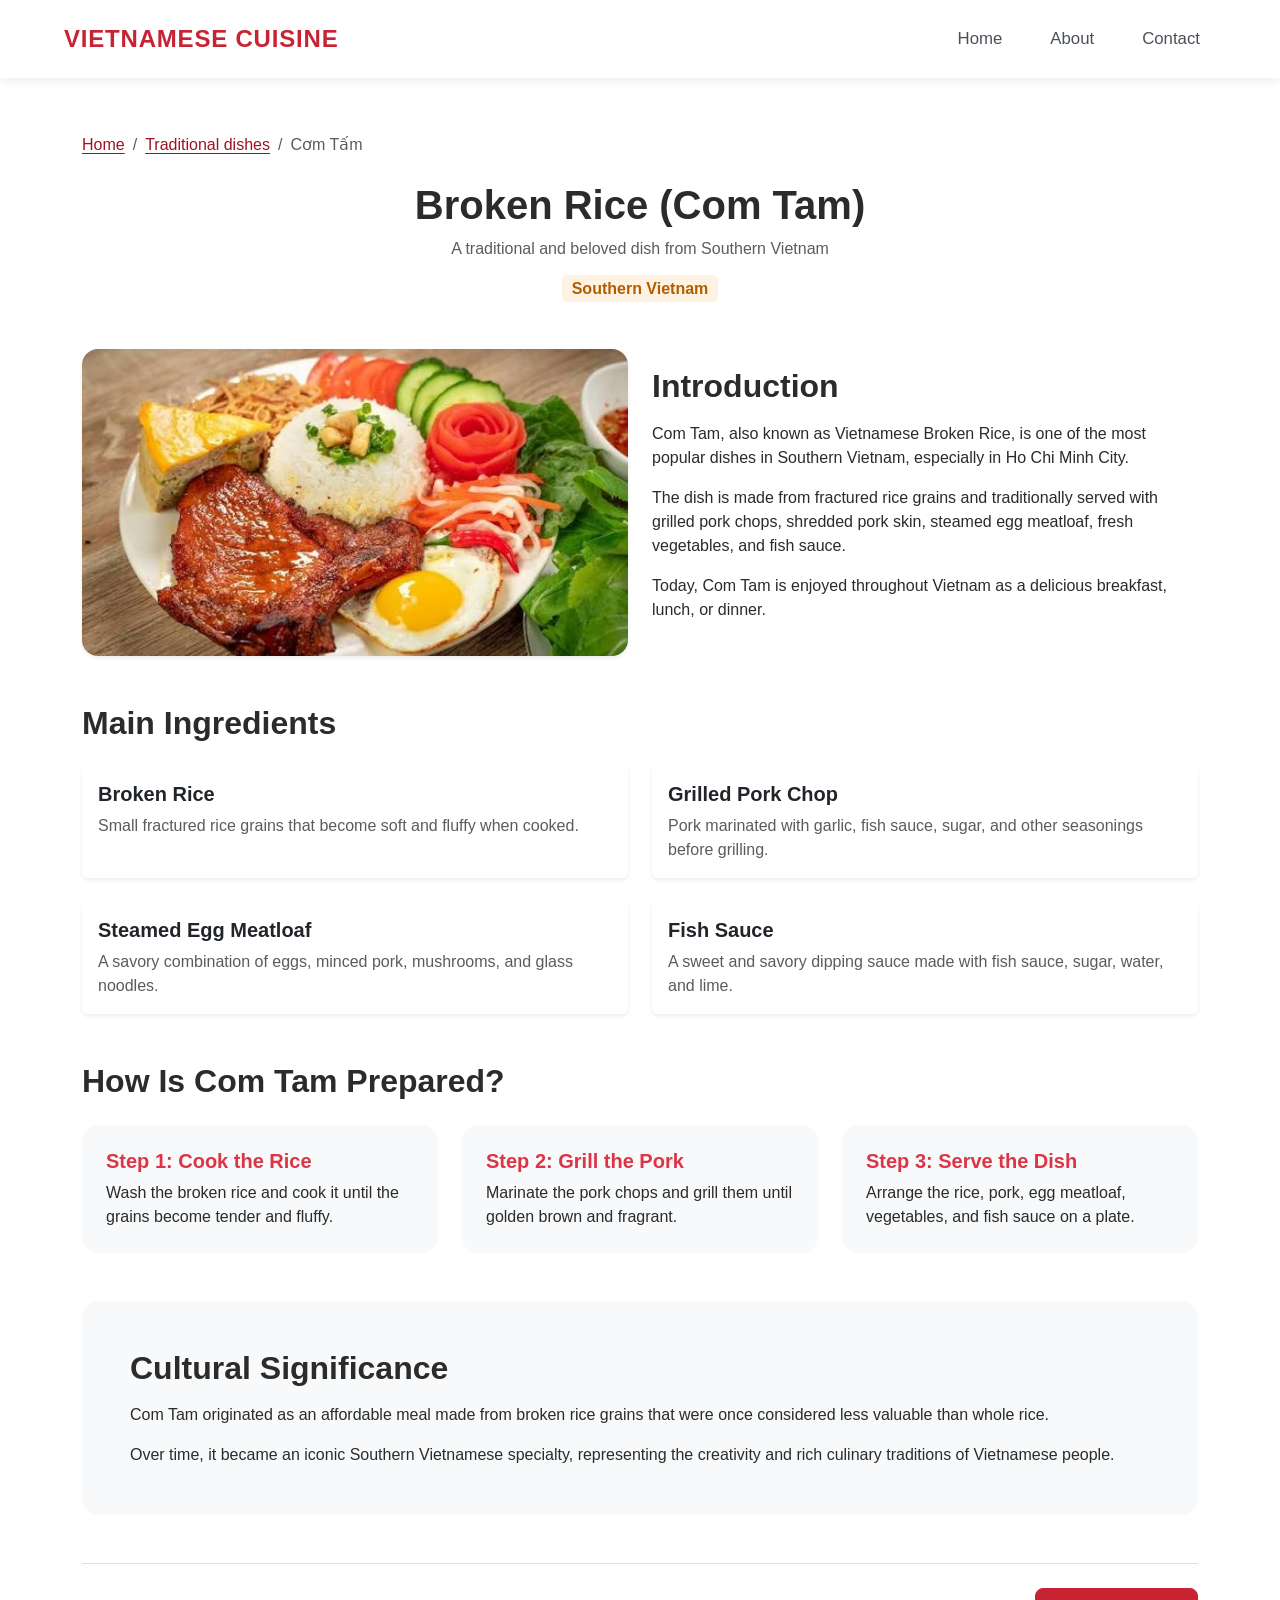
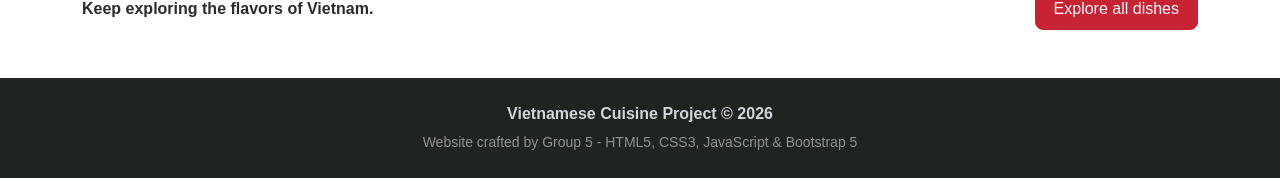
<file: comtam.html>
<!DOCTYPE html>
<html lang="en">
<head>
  <meta charset="UTF-8">
  <meta name="viewport" content="width=device-width, initial-scale=1.0">
  <title>Broken Rice (Com Tam) - Essence of Vietnamese Cuisine</title>
  <link href="https://cdn.jsdelivr.net/npm/bootstrap@5.3.3/dist/css/bootstrap.min.css" rel="stylesheet">
  <link rel="stylesheet" href="css/style.css">
</head>
<body class="d-flex flex-column min-vh-100">

  <nav class="navbar navbar-expand-lg navbar-light bg-white fixed-top py-3">
    <div class="container px-4">
      <a class="navbar-brand fw-bold" href="index.html">VIETNAMESE CUISINE</a>
      <button class="navbar-toggler" type="button" data-bs-toggle="collapse" data-bs-target="#mainNav">
        <span class="navbar-toggler-icon"></span>
      </button>
      <div class="collapse navbar-collapse" id="mainNav">
        <ul class="navbar-nav ms-auto mb-2 mb-lg-0 gap-lg-3">
          <li class="nav-item">
            <a class="nav-link" href="index.html">Home</a>
          </li>
          <li class="nav-item">
            <a class="nav-link" href="about.html">About</a>
          </li>
          <li class="nav-item">
            <a class="nav-link" href="contact.html">Contact</a>
          </li>
        </ul>
      </div>
    </div>
  </nav>


  <main class="container my-5 flex-grow-1">
    <nav aria-label="Breadcrumb" class="mb-4">
      <ol class="breadcrumb small">
        <li class="breadcrumb-item"><a href="index.html">Home</a></li>
        <li class="breadcrumb-item"><a href="index.html#foodGrid">Traditional dishes</a></li>
        <li class="breadcrumb-item active" aria-current="page">Cơm Tấm</li>
      </ol>
    </nav>

    <div class="text-center mb-5">
      <h1 class="fw-bold">Broken Rice (Com Tam)</h1>
      <p class="text-muted">
        A traditional and beloved dish from Southern Vietnam
      </p>
      <span class="badge-region">Southern Vietnam</span>
    </div>
    <section class="row g-4 align-items-center mb-5">
      <div class="col-lg-6">
        <img src="images/com_tam.jpg"
             class="img-fluid rounded-4 shadow-sm w-100"
             alt="Vietnamese Broken Rice">
      </div>

      <div class="col-lg-6">
        <h2 class="fw-bold mb-3">Introduction</h2>
        <p>
          Com Tam, also known as Vietnamese Broken Rice,
          is one of the most popular dishes in Southern Vietnam,
          especially in Ho Chi Minh City.
        </p>
        <p>
          The dish is made from fractured rice grains and
          traditionally served with grilled pork chops,
          shredded pork skin, steamed egg meatloaf,
          fresh vegetables, and fish sauce.
        </p>
        <p>
          Today, Com Tam is enjoyed throughout Vietnam
          as a delicious breakfast, lunch, or dinner.
        </p>
      </div>
    </section>
    <section class="mb-5">
      <h2 class="fw-bold mb-4">Main Ingredients</h2>

      <div class="row g-4">
        <div class="col-md-6">
          <div class="card h-100 border-0 shadow-sm">
            <div class="card-body">
              <h5 class="fw-bold">Broken Rice</h5>
              <p class="text-muted mb-0">
                Small fractured rice grains that become
                soft and fluffy when cooked.
              </p>
            </div>
          </div>
        </div>

        <div class="col-md-6">
          <div class="card h-100 border-0 shadow-sm">
            <div class="card-body">
              <h5 class="fw-bold">Grilled Pork Chop</h5>
              <p class="text-muted mb-0">
                Pork marinated with garlic, fish sauce,
                sugar, and other seasonings before grilling.
              </p>
            </div>
          </div>
        </div>

        <div class="col-md-6">
          <div class="card h-100 border-0 shadow-sm">
            <div class="card-body">
              <h5 class="fw-bold">Steamed Egg Meatloaf</h5>
              <p class="text-muted mb-0">
                A savory combination of eggs, minced pork,
                mushrooms, and glass noodles.
              </p>
            </div>
          </div>
        </div>

        <div class="col-md-6">
          <div class="card h-100 border-0 shadow-sm">
            <div class="card-body">
              <h5 class="fw-bold">Fish Sauce</h5>
              <p class="text-muted mb-0">
                A sweet and savory dipping sauce made
                with fish sauce, sugar, water, and lime.
              </p>
            </div>
          </div>
        </div>
      </div>
    </section>
    <section class="mb-5">
      <h2 class="fw-bold mb-4">How Is Com Tam Prepared?</h2>

      <div class="row g-4">
        <div class="col-md-4">
          <div class="p-4 bg-light rounded-4 h-100">
            <h5 class="fw-bold text-danger">
              Step 1: Cook the Rice
            </h5>
            <p class="mb-0">
              Wash the broken rice and cook it until
              the grains become tender and fluffy.
            </p>
          </div>
        </div>

        <div class="col-md-4">
          <div class="p-4 bg-light rounded-4 h-100">
            <h5 class="fw-bold text-danger">
              Step 2: Grill the Pork
            </h5>
            <p class="mb-0">
              Marinate the pork chops and grill them
              until golden brown and fragrant.
            </p>
          </div>
        </div>

        <div class="col-md-4">
          <div class="p-4 bg-light rounded-4 h-100">
            <h5 class="fw-bold text-danger">
              Step 3: Serve the Dish
            </h5>
            <p class="mb-0">
              Arrange the rice, pork, egg meatloaf,
              vegetables, and fish sauce on a plate.
            </p>
          </div>
        </div>
      </div>
    </section>
    <section class="bg-light rounded-4 p-4 p-md-5 mb-5">
      <h2 class="fw-bold mb-3">Cultural Significance</h2>
      <p>
        Com Tam originated as an affordable meal made from
        broken rice grains that were once considered less
        valuable than whole rice.
      </p>
      <p class="mb-0">
        Over time, it became an iconic Southern Vietnamese
        specialty, representing the creativity and rich
        culinary traditions of Vietnamese people.
      </p>
    </section>
    <div class="border-top pt-4 d-flex flex-wrap justify-content-between align-items-center gap-3">
      <p class="mb-0 fw-semibold">Keep exploring the flavors of Vietnam.</p>
      <a href="index.html#foodGrid" class="btn btn-primary">Explore all dishes</a>
    </div>

  </main>

  <footer class="py-4 text-center mt-auto">
    <div class="container">
      <p class="mb-1 fw-bold">Vietnamese Cuisine Project &copy; 2026</p>
      <small class="text-white-50">Website crafted by Group 5 - HTML5, CSS3, JavaScript & Bootstrap 5</small>
    </div>
  </footer>

  <script src="https://cdn.jsdelivr.net/npm/bootstrap@5.3.3/dist/js/bootstrap.bundle.min.js"></script>
  <script src="js/script.js"></script>
</body>
</html>
</file>
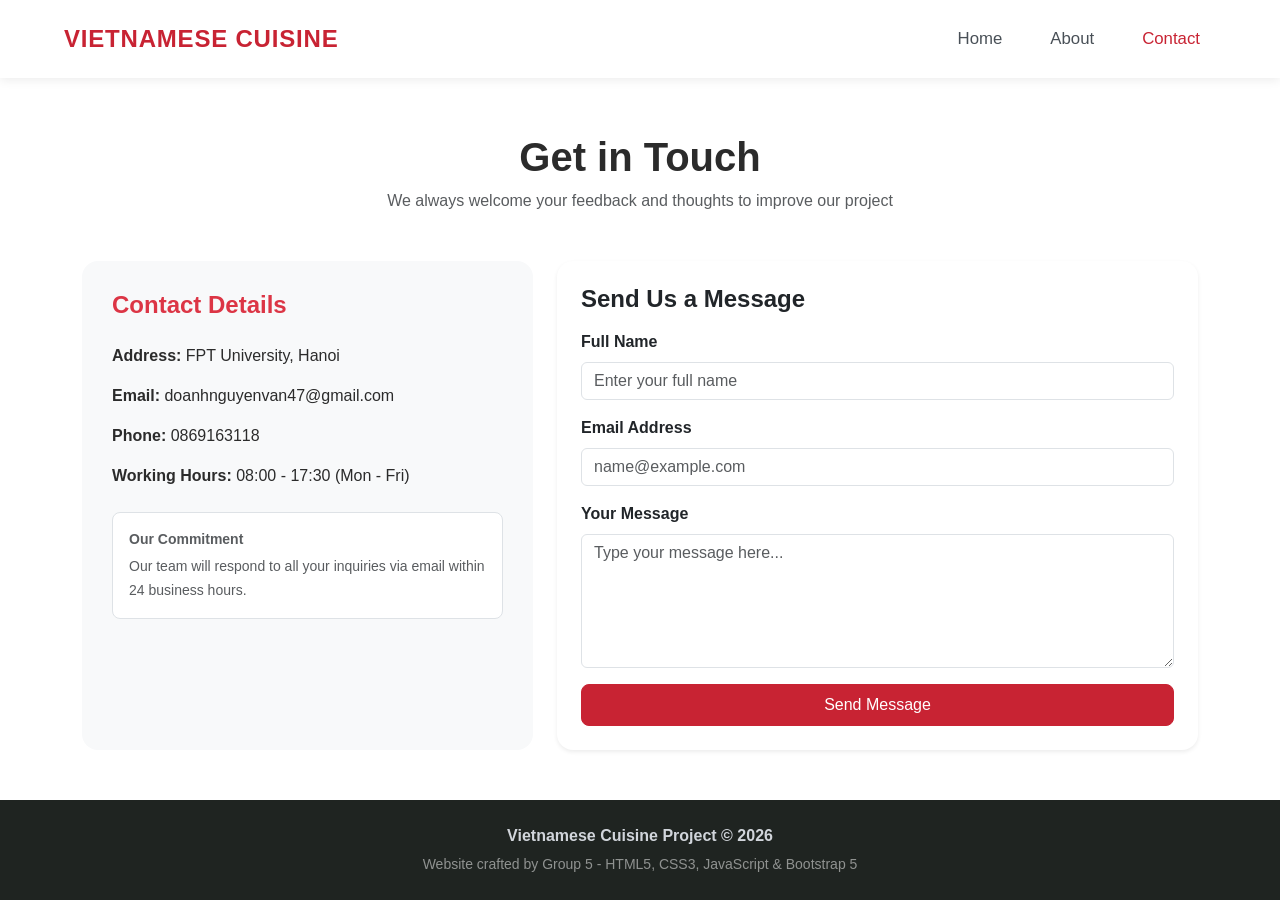
<file: contact.html>
<!DOCTYPE html>
<html lang="en">
<head>
  <meta charset="UTF-8">
  <meta name="viewport" content="width=device-width, initial-scale=1.0">
  <title>Contact Us - Essence of Vietnamese Cuisine</title>
  <link href="https://cdn.jsdelivr.net/npm/bootstrap@5.3.3/dist/css/bootstrap.min.css" rel="stylesheet">
  <link rel="stylesheet" href="css/style.css">
</head>
<body class="d-flex flex-column min-vh-100">

  <nav class="navbar navbar-expand-lg navbar-light bg-white fixed-top py-3">
    <div class="container px-4">
      <a class="navbar-brand fw-bold" href="index.html">VIETNAMESE CUISINE</a>
      <button class="navbar-toggler" type="button" data-bs-toggle="collapse" data-bs-target="#mainNav">
        <span class="navbar-toggler-icon"></span>
      </button>
      <div class="collapse navbar-collapse" id="mainNav">
        <ul class="navbar-nav ms-auto mb-2 mb-lg-0 gap-lg-3">
          <li class="nav-item">
            <a class="nav-link" href="index.html">Home</a>
          </li>
          <li class="nav-item">
            <a class="nav-link" href="about.html">About</a>
          </li>
          <li class="nav-item">
            <a class="nav-link active" href="contact.html">Contact</a>
          </li>
        </ul>
      </div>
    </div>
  </nav>

  <main class="container my-5 flex-grow-1">
    <div class="text-center mb-5">
      <h1 class="fw-bold">Get in Touch</h1>
      <p class="text-muted">We always welcome your feedback and thoughts to improve our project</p>
    </div>

    <div class="row g-4 justify-content-center">
      <div class="col-lg-5">
        <div class="contact-box h-100">
          <h4 class="fw-bold mb-4 text-danger">Contact Details</h4>
          <p class="mb-3">
            <strong>Address:</strong> FPT University, Hanoi
          </p>
          <p class="mb-3">
            <strong>Email:</strong> doanhnguyenvan47@gmail.com
          </p>
          <p class="mb-3">
            <strong>Phone:</strong> 0869163118
          </p>
          <p class="mb-4">
            <strong>Working Hours:</strong> 08:00 - 17:30 (Mon - Fri)
          </p>
          <div class="p-3 bg-white rounded-3 border">
            <small class="text-muted d-block fw-bold mb-1">Our Commitment</small>
            <small class="text-muted">Our team will respond to all your inquiries via email within 24 business hours.</small>
          </div>
        </div>
      </div>

      <div class="col-lg-7">
        <div class="card border-0 shadow-sm rounded-4 p-4">
          <h4 class="fw-bold mb-3">Send Us a Message</h4>
          <div id="formAlert" class="alert d-none"></div>

          <form id="contactForm">
            <div class="mb-3">
              <label for="fullName" class="form-label fw-semibold">Full Name</label>
              <input type="text" class="form-control" id="fullName" placeholder="Enter your full name">
            </div>

            <div class="mb-3">
              <label for="email" class="form-label fw-semibold">Email Address</label>
              <input type="email" class="form-control" id="email" placeholder="name@example.com">
            </div>

            <div class="mb-3">
              <label for="message" class="form-label fw-semibold">Your Message</label>
              <textarea class="form-control" id="message" rows="5" placeholder="Type your message here..."></textarea>
            </div>

            <button type="submit" class="btn btn-primary px-4 py-2 w-100">Send Message</button>
          </form>
        </div>
      </div>
    </div>
  </main>

  <footer class="py-4 text-center mt-auto">
    <div class="container">
      <p class="mb-1 fw-bold">Vietnamese Cuisine Project &copy; 2026</p>
      <small class="text-white-50">Website crafted by Group 5 - HTML5, CSS3, JavaScript & Bootstrap 5</small>
    </div>
  </footer>

  <script src="https://cdn.jsdelivr.net/npm/bootstrap@5.3.3/dist/js/bootstrap.bundle.min.js"></script>
  <script src="js/script.js"></script>
</body>
</html>
</file>
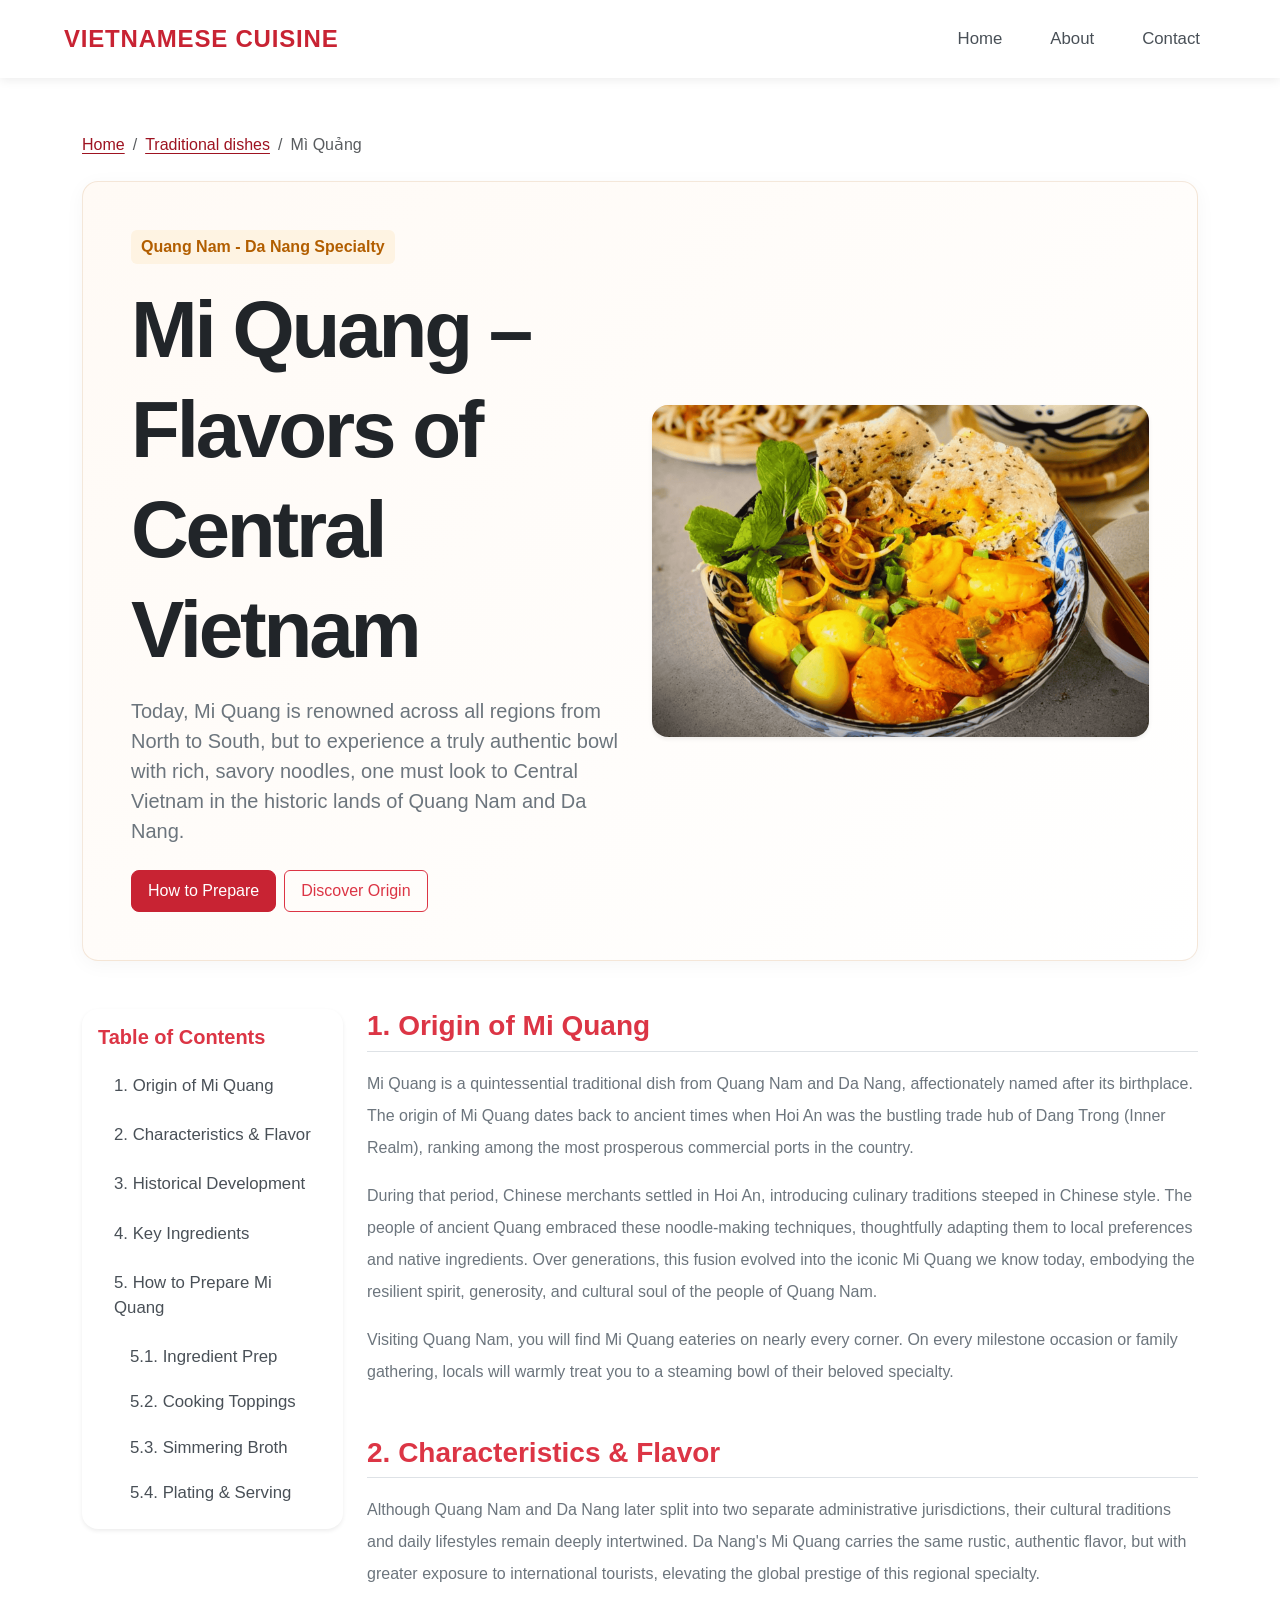
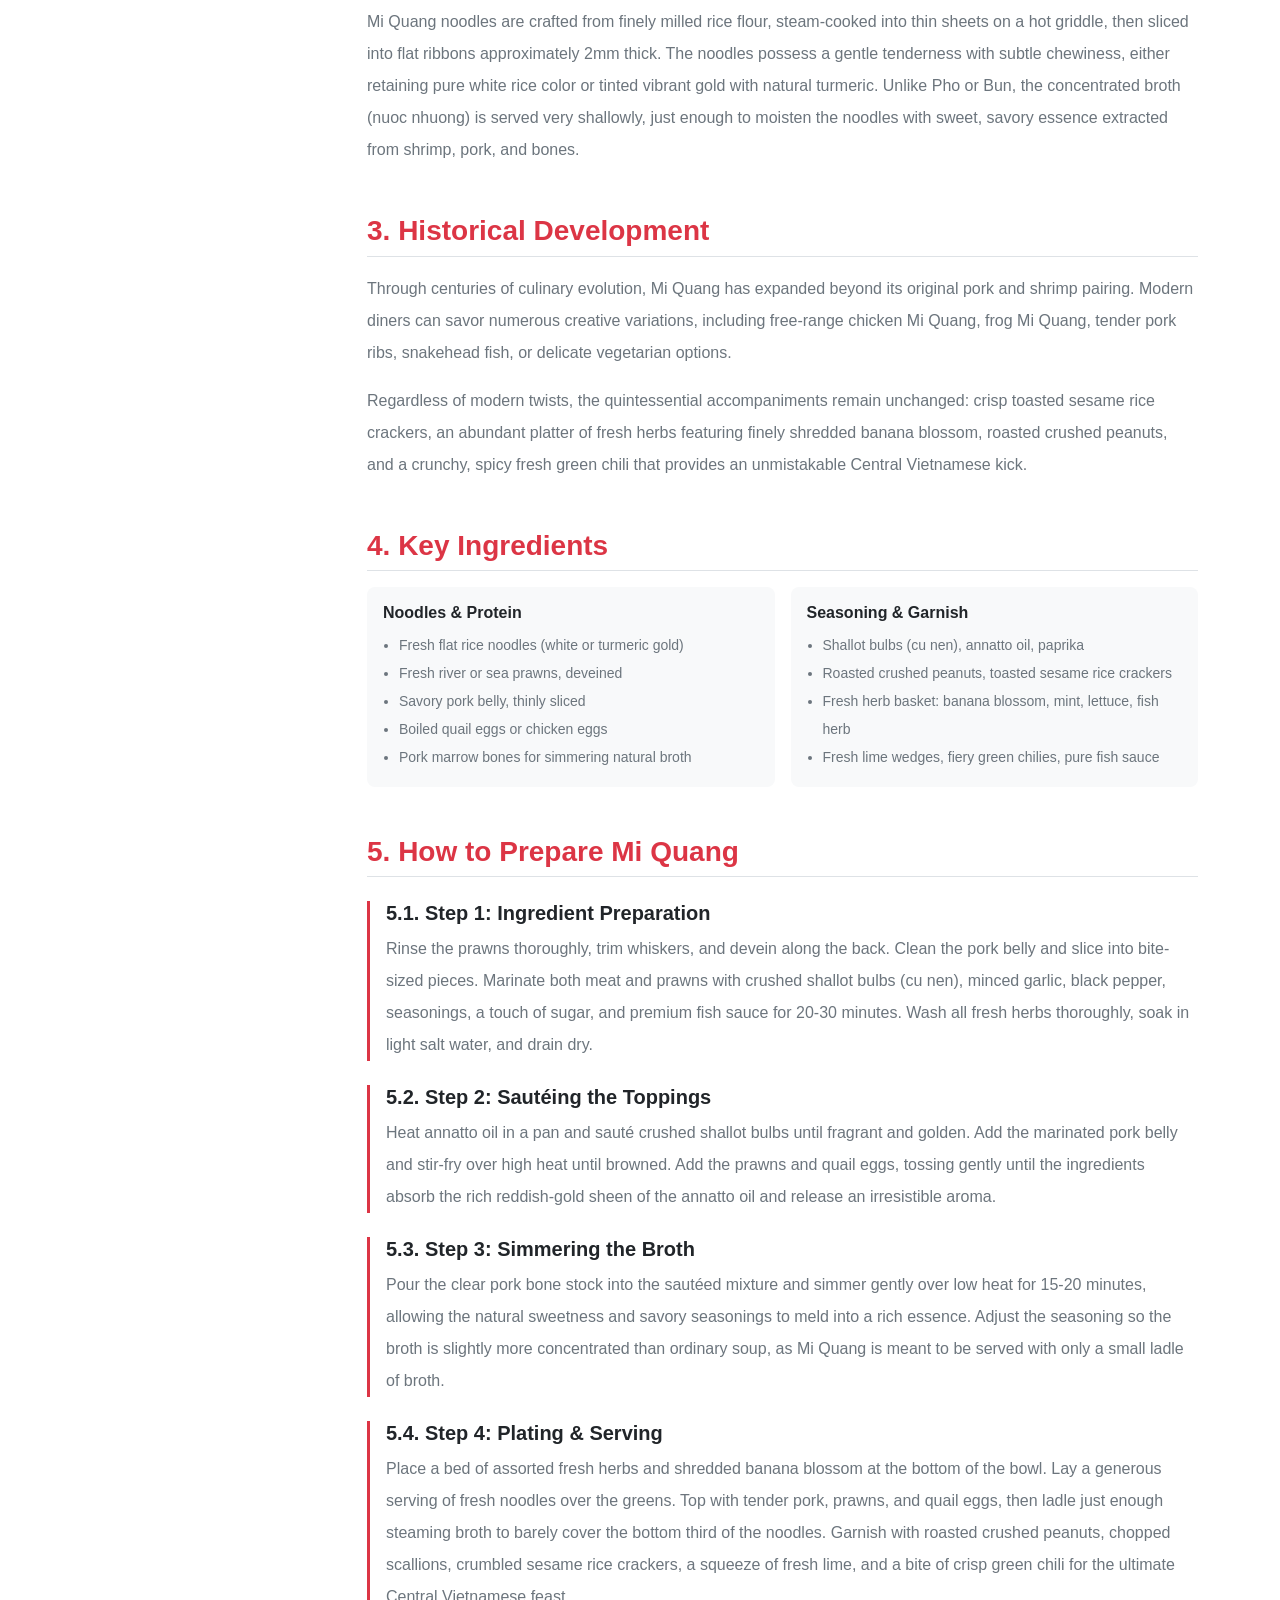
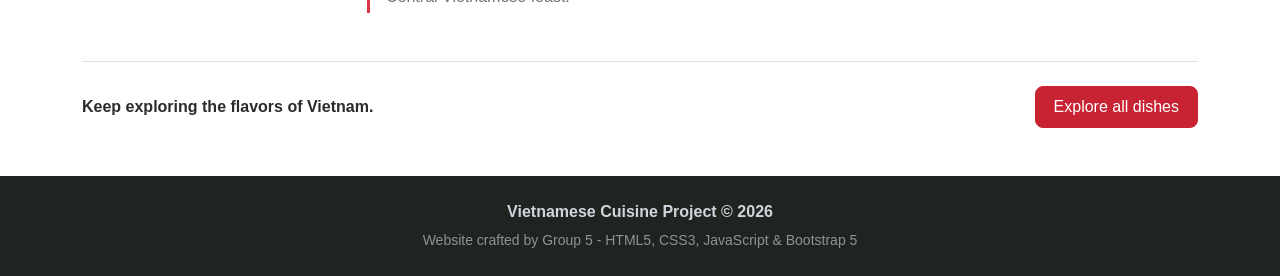
<file: miquang.html>
<!DOCTYPE html>
<html lang="en">
<head>
  <meta charset="UTF-8">
  <meta name="viewport" content="width=device-width, initial-scale=1.0">
  <title>Mi Quang - VIETNAMESE CUISINE</title>
  <link href="https://cdn.jsdelivr.net/npm/bootstrap@5.3.3/dist/css/bootstrap.min.css" rel="stylesheet">
  <link rel="stylesheet" href="css/style.css">
</head>
<body class="d-flex flex-column min-vh-100">

  <nav class="navbar navbar-expand-lg navbar-light bg-white fixed-top py-3">
    <div class="container px-4">
      <a class="navbar-brand fw-bold" href="index.html">VIETNAMESE CUISINE</a>
      <button class="navbar-toggler" type="button" data-bs-toggle="collapse" data-bs-target="#mainNav">
        <span class="navbar-toggler-icon"></span>
      </button>
      <div class="collapse navbar-collapse" id="mainNav">
        <ul class="navbar-nav ms-auto mb-2 mb-lg-0 gap-lg-3">
          <li class="nav-item">
            <a class="nav-link" href="index.html">Home</a>
          </li>
          <li class="nav-item">
            <a class="nav-link" href="about.html">About</a>
          </li>
          <li class="nav-item">
            <a class="nav-link" href="contact.html">Contact</a>
          </li>
        </ul>
      </div>
    </div>
  </nav>

  <main class="container my-5 flex-grow-1 dish-page">
    <nav aria-label="Breadcrumb" class="mb-4">
      <ol class="breadcrumb small">
        <li class="breadcrumb-item"><a href="index.html">Home</a></li>
        <li class="breadcrumb-item"><a href="index.html#foodGrid">Traditional dishes</a></li>
        <li class="breadcrumb-item active" aria-current="page">Mì Quảng</li>
      </ol>
    </nav>

    <header class="banner-section rounded-4 overflow-hidden mb-5">
      <div class="row align-items-center g-4 p-4 p-lg-5">
        <div class="col-lg-6">
          <span class="badge-region mb-3 d-inline-block">Quang Nam - Da Nang Specialty</span>
          <h1 class="dish-title fw-bold mb-3 text-dark">Mi Quang – Flavors of Central Vietnam</h1>
          <p class="lead text-secondary mb-4">
            Today, Mi Quang is renowned across all regions from North to South, but to experience a truly authentic bowl with rich, savory noodles, one must look to Central Vietnam in the historic lands of Quang Nam and Da Nang.
          </p>
          <div class="d-flex flex-wrap gap-2">
            <a href="#recipe" class="btn btn-primary px-3 py-2">How to Prepare</a>
            <a href="#origin" class="btn btn-outline-danger px-3 py-2">Discover Origin</a>
          </div>
        </div>
        <div class="col-lg-6">
          <div class="banner-photo-wrapper text-center">
            <img src="images/mi_quang.png" class="img-fluid rounded-4 shadow-sm w-100 banner-photo" alt="Authentic Bowl of Mi Quang with shrimp, pork, and sesame rice crackers">
          </div>
        </div>
      </div>
    </header>

    <div class="row g-4">
      <aside class="col-lg-3">
        <div class="card border-0 shadow-sm rounded-4 p-3 sticky-lg-top toc-card" style="top: 105px; z-index: 10;">
          <h5 class="fw-bold mb-3 text-danger">Table of Contents</h5>
          <nav class="nav flex-column gap-2 small">
            <a class="nav-link text-secondary px-2 py-1 rounded" href="#origin">1. Origin of Mi Quang</a>
            <a class="nav-link text-secondary px-2 py-1 rounded" href="#characteristics">2. Characteristics & Flavor</a>
            <a class="nav-link text-secondary px-2 py-1 rounded" href="#development">3. Historical Development</a>
            <a class="nav-link text-secondary px-2 py-1 rounded" href="#ingredients">4. Key Ingredients</a>
            <a class="nav-link text-secondary px-2 py-1 rounded" href="#recipe">5. How to Prepare Mi Quang</a>
            <div class="ps-3 d-flex flex-column gap-1">
              <a class="nav-link text-muted px-2 py-1 rounded" href="#step-1">5.1. Ingredient Prep</a>
              <a class="nav-link text-muted px-2 py-1 rounded" href="#step-2">5.2. Cooking Toppings</a>
              <a class="nav-link text-muted px-2 py-1 rounded" href="#step-3">5.3. Simmering Broth</a>
              <a class="nav-link text-muted px-2 py-1 rounded" href="#step-4">5.4. Plating & Serving</a>
            </div>
          </nav>
        </div>
      </aside>

      <section class="col-lg-9">

        <article class="mb-5">
          <h3 id="origin" class="fw-bold text-danger mb-3 border-bottom pb-2">1. Origin of Mi Quang</h3>
          <p class="text-secondary lh-lg">
            Mi Quang is a quintessential traditional dish from Quang Nam and Da Nang, affectionately named after its birthplace. The origin of Mi Quang dates back to ancient times when Hoi An was the bustling trade hub of Dang Trong (Inner Realm), ranking among the most prosperous commercial ports in the country.
          </p>
          <p class="text-secondary lh-lg">
            During that period, Chinese merchants settled in Hoi An, introducing culinary traditions steeped in Chinese style. The people of ancient Quang embraced these noodle-making techniques, thoughtfully adapting them to local preferences and native ingredients. Over generations, this fusion evolved into the iconic Mi Quang we know today, embodying the resilient spirit, generosity, and cultural soul of the people of Quang Nam.
          </p>
          <p class="text-secondary lh-lg">
            Visiting Quang Nam, you will find Mi Quang eateries on nearly every corner. On every milestone occasion or family gathering, locals will warmly treat you to a steaming bowl of their beloved specialty.
          </p>
        </article>

        <article class="mb-5">
          <h3 id="characteristics" class="fw-bold text-danger mb-3 border-bottom pb-2">2. Characteristics & Flavor</h3>
          <p class="text-secondary lh-lg">
            Although Quang Nam and Da Nang later split into two separate administrative jurisdictions, their cultural traditions and daily lifestyles remain deeply intertwined. Da Nang's Mi Quang carries the same rustic, authentic flavor, but with greater exposure to international tourists, elevating the global prestige of this regional specialty.
          </p>
          <p class="text-secondary lh-lg">
            Mi Quang noodles are crafted from finely milled rice flour, steam-cooked into thin sheets on a hot griddle, then sliced into flat ribbons approximately 2mm thick. The noodles possess a gentle tenderness with subtle chewiness, either retaining pure white rice color or tinted vibrant gold with natural turmeric. Unlike Pho or Bun, the concentrated broth (nuoc nhuong) is served very shallowly, just enough to moisten the noodles with sweet, savory essence extracted from shrimp, pork, and bones.
          </p>
        </article>

        <article class="mb-5">
          <h3 id="development" class="fw-bold text-danger mb-3 border-bottom pb-2">3. Historical Development</h3>
          <p class="text-secondary lh-lg">
            Through centuries of culinary evolution, Mi Quang has expanded beyond its original pork and shrimp pairing. Modern diners can savor numerous creative variations, including free-range chicken Mi Quang, frog Mi Quang, tender pork ribs, snakehead fish, or delicate vegetarian options.
          </p>
          <p class="text-secondary lh-lg">
            Regardless of modern twists, the quintessential accompaniments remain unchanged: crisp toasted sesame rice crackers, an abundant platter of fresh herbs featuring finely shredded banana blossom, roasted crushed peanuts, and a crunchy, spicy fresh green chili that provides an unmistakable Central Vietnamese kick.
          </p>
        </article>

        <article class="mb-5">
          <h3 id="ingredients" class="fw-bold text-danger mb-3 border-bottom pb-2">4. Key Ingredients</h3>
          <div class="row g-3">
            <div class="col-md-6">
              <div class="card border-0 bg-light p-3 h-100 rounded-3">
                <h6 class="fw-bold text-dark mb-2">Noodles & Protein</h6>
                <ul class="text-secondary mb-0 ps-3 small lh-lg">
                  <li>Fresh flat rice noodles (white or turmeric gold)</li>
                  <li>Fresh river or sea prawns, deveined</li>
                  <li>Savory pork belly, thinly sliced</li>
                  <li>Boiled quail eggs or chicken eggs</li>
                  <li>Pork marrow bones for simmering natural broth</li>
                </ul>
              </div>
            </div>
            <div class="col-md-6">
              <div class="card border-0 bg-light p-3 h-100 rounded-3">
                <h6 class="fw-bold text-dark mb-2">Seasoning & Garnish</h6>
                <ul class="text-secondary mb-0 ps-3 small lh-lg">
                  <li>Shallot bulbs (cu nen), annatto oil, paprika</li>
                  <li>Roasted crushed peanuts, toasted sesame rice crackers</li>
                  <li>Fresh herb basket: banana blossom, mint, lettuce, fish herb</li>
                  <li>Fresh lime wedges, fiery green chilies, pure fish sauce</li>
                </ul>
              </div>
            </div>
          </div>
        </article>

        <article class="mb-5">
          <h3 id="recipe" class="fw-bold text-danger mb-4 border-bottom pb-2">5. How to Prepare Mi Quang</h3>

          <div class="border-start border-3 border-danger ps-3 mb-4">
            <h5 id="step-1" class="fw-bold text-dark mb-2">5.1. Step 1: Ingredient Preparation</h5>
            <p class="text-secondary mb-0 lh-lg">
              Rinse the prawns thoroughly, trim whiskers, and devein along the back. Clean the pork belly and slice into bite-sized pieces. Marinate both meat and prawns with crushed shallot bulbs (cu nen), minced garlic, black pepper, seasonings, a touch of sugar, and premium fish sauce for 20-30 minutes. Wash all fresh herbs thoroughly, soak in light salt water, and drain dry.
            </p>
          </div>

          <div class="border-start border-3 border-danger ps-3 mb-4">
            <h5 id="step-2" class="fw-bold text-dark mb-2">5.2. Step 2: Sautéing the Toppings</h5>
            <p class="text-secondary mb-0 lh-lg">
              Heat annatto oil in a pan and sauté crushed shallot bulbs until fragrant and golden. Add the marinated pork belly and stir-fry over high heat until browned. Add the prawns and quail eggs, tossing gently until the ingredients absorb the rich reddish-gold sheen of the annatto oil and release an irresistible aroma.
            </p>
          </div>

          <div class="border-start border-3 border-danger ps-3 mb-4">
            <h5 id="step-3" class="fw-bold text-dark mb-2">5.3. Step 3: Simmering the Broth</h5>
            <p class="text-secondary mb-0 lh-lg">
              Pour the clear pork bone stock into the sautéed mixture and simmer gently over low heat for 15-20 minutes, allowing the natural sweetness and savory seasonings to meld into a rich essence. Adjust the seasoning so the broth is slightly more concentrated than ordinary soup, as Mi Quang is meant to be served with only a small ladle of broth.
            </p>
          </div>

          <div class="border-start border-3 border-danger ps-3 mb-4">
            <h5 id="step-4" class="fw-bold text-dark mb-2">5.4. Step 4: Plating & Serving</h5>
            <p class="text-secondary mb-0 lh-lg">
              Place a bed of assorted fresh herbs and shredded banana blossom at the bottom of the bowl. Lay a generous serving of fresh noodles over the greens. Top with tender pork, prawns, and quail eggs, then ladle just enough steaming broth to barely cover the bottom third of the noodles. Garnish with roasted crushed peanuts, chopped scallions, crumbled sesame rice crackers, a squeeze of fresh lime, and a bite of crisp green chili for the ultimate Central Vietnamese feast.
            </p>
          </div>
        </article>
      </section>
    </div>
    <div class="border-top pt-4 d-flex flex-wrap justify-content-between align-items-center gap-3">
      <p class="mb-0 fw-semibold">Keep exploring the flavors of Vietnam.</p>
      <a href="index.html#foodGrid" class="btn btn-primary">Explore all dishes</a>
    </div>
  </main>

  <footer class="py-4 text-center mt-auto">
    <div class="container">
      <p class="mb-1 fw-bold">Vietnamese Cuisine Project &copy; 2026</p>
      <small class="text-white-50">Website crafted by Group 5 - HTML5, CSS3, JavaScript & Bootstrap 5</small>
    </div>
  </footer>

  <script src="https://cdn.jsdelivr.net/npm/bootstrap@5.3.3/dist/js/bootstrap.bundle.min.js"></script>
  <script src="js/script.js"></script>
</body>
</html>
</file>
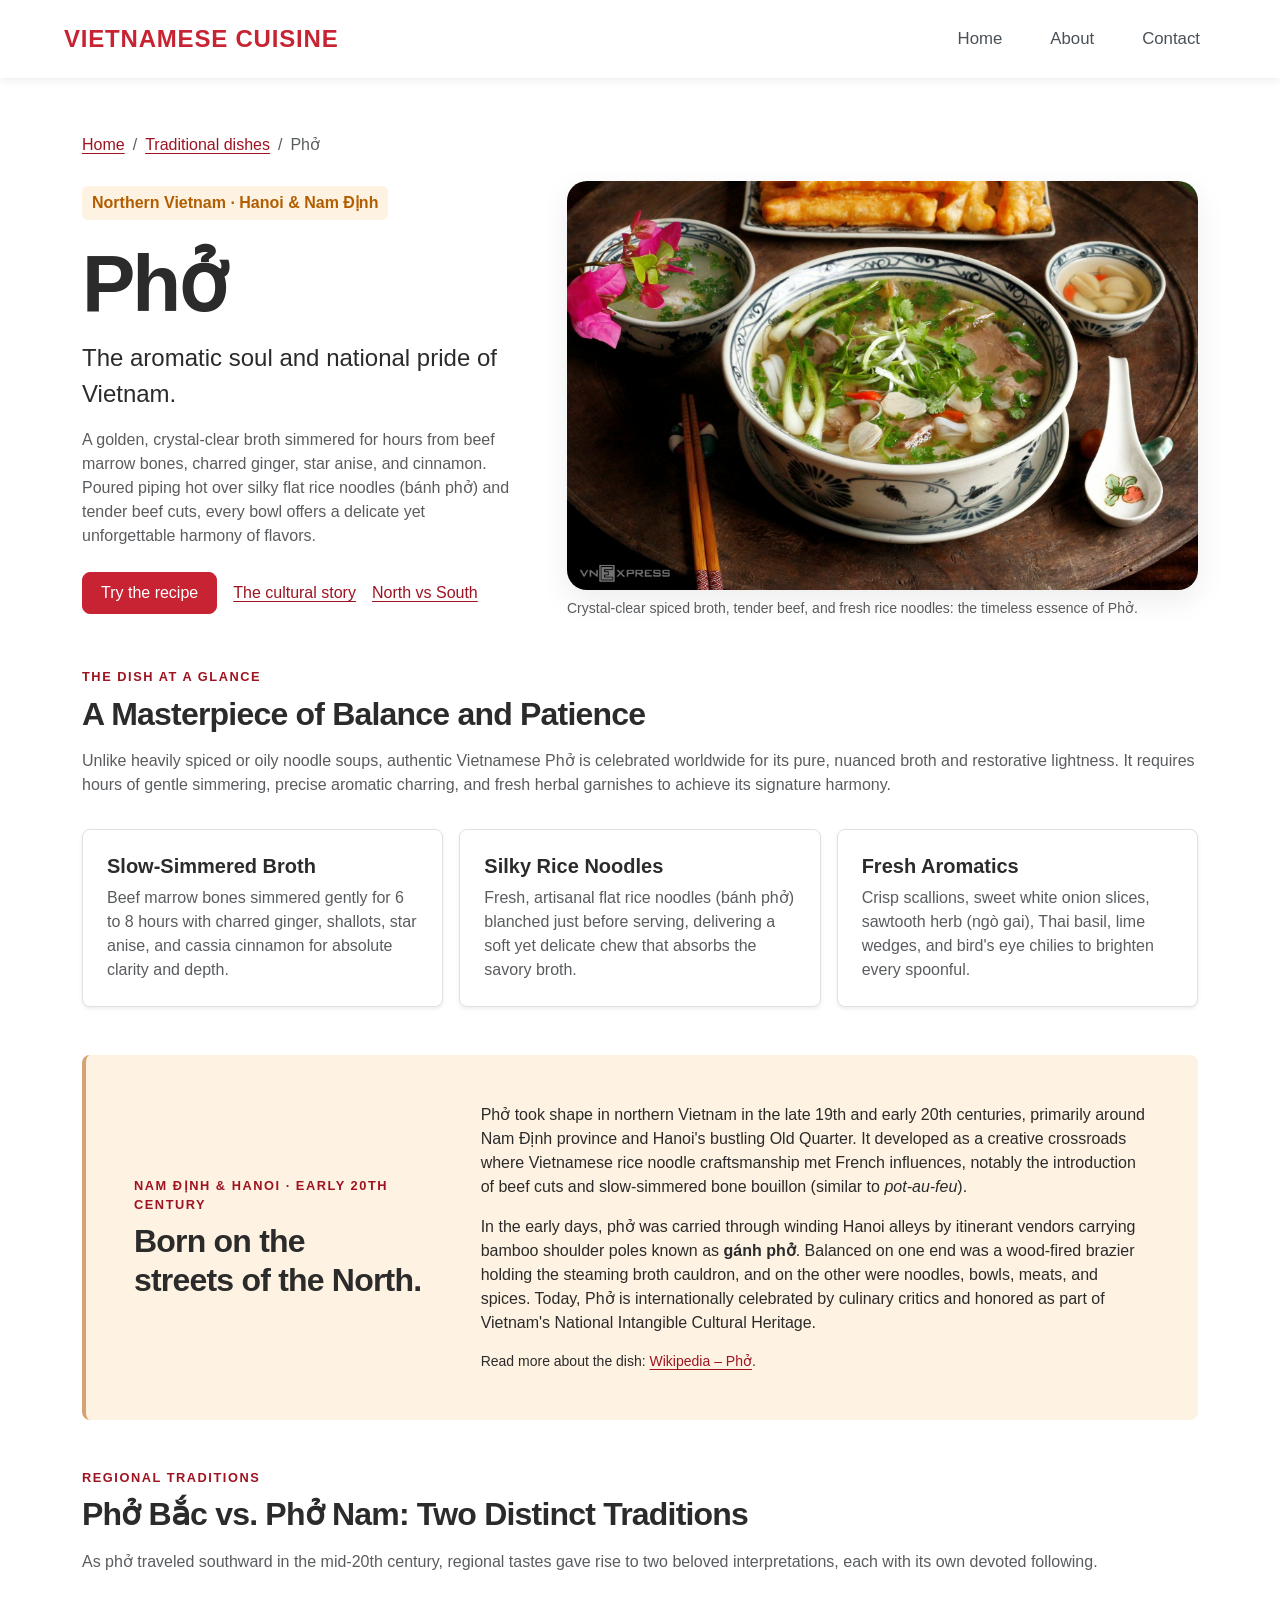
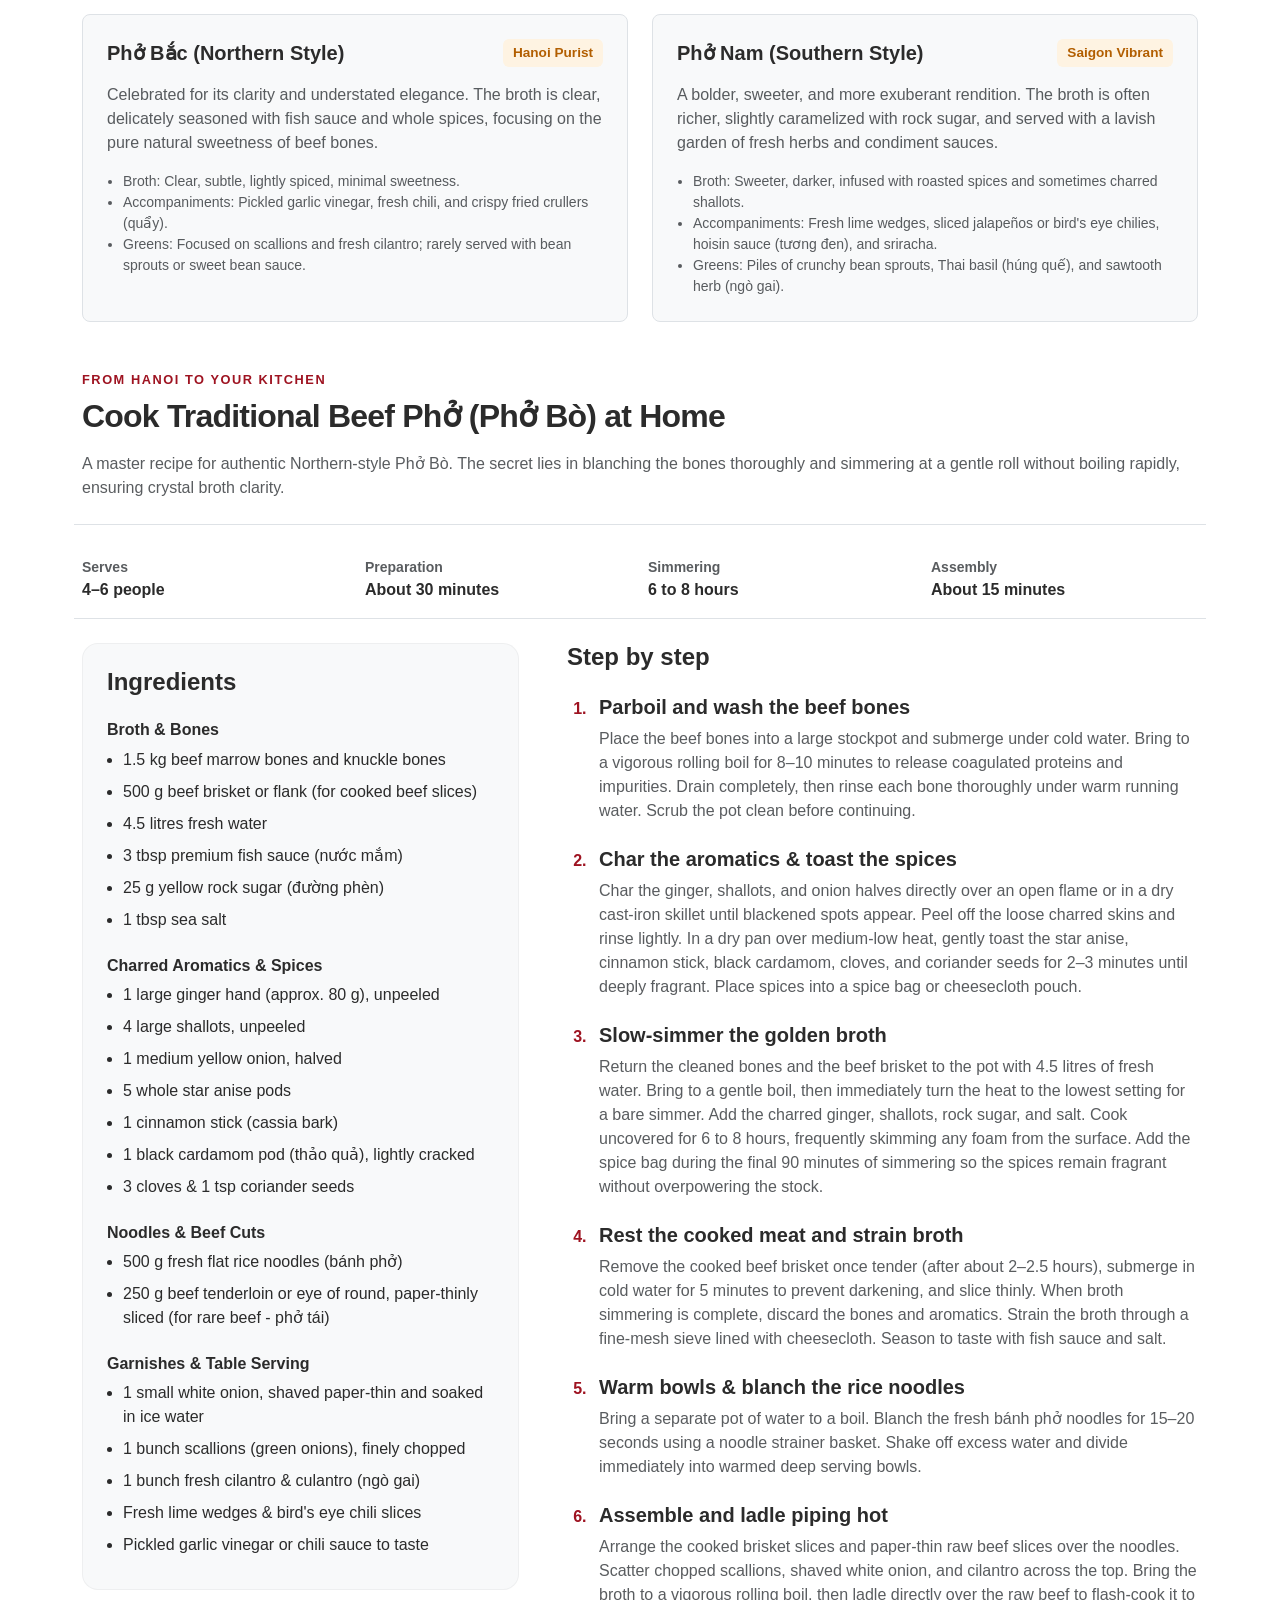
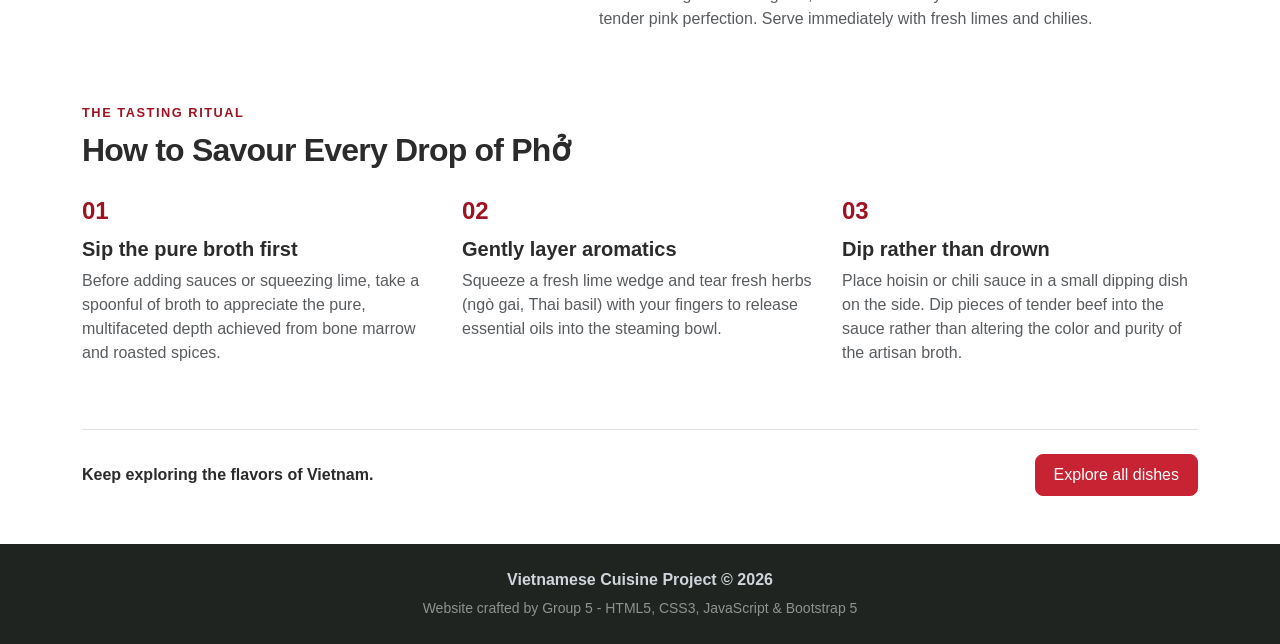
<file: pho.html>
<!DOCTYPE html>
<html lang="en">
<head>
  <meta charset="UTF-8">
  <meta name="viewport" content="width=device-width, initial-scale=1.0">
  <meta name="description" content="Discover Vietnam's national dish - Phở: clear slow-simmered beef bone broth, silky flat rice noodles, and fragrant herbs. Explore its origins, regional styles, and an authentic home recipe.">
  <title>Phở - Essence of Vietnamese Cuisine</title>
  <link href="https://cdn.jsdelivr.net/npm/bootstrap@5.3.3/dist/css/bootstrap.min.css" rel="stylesheet">
  <link rel="stylesheet" href="css/style.css">
</head>
<body class="d-flex flex-column min-vh-100">

  <nav class="navbar navbar-expand-lg navbar-light bg-white fixed-top py-3">
    <div class="container px-4">
      <a class="navbar-brand fw-bold" href="index.html">VIETNAMESE CUISINE</a>
      <button class="navbar-toggler" type="button" data-bs-toggle="collapse" data-bs-target="#mainNav" aria-controls="mainNav" aria-expanded="false" aria-label="Toggle navigation">
        <span class="navbar-toggler-icon"></span>
      </button>
      <div class="collapse navbar-collapse" id="mainNav">
        <ul class="navbar-nav ms-auto mb-2 mb-lg-0 gap-lg-3">
          <li class="nav-item">
            <a class="nav-link" href="index.html">Home</a>
          </li>
          <li class="nav-item">
            <a class="nav-link" href="about.html">About</a>
          </li>
          <li class="nav-item">
            <a class="nav-link" href="contact.html">Contact</a>
          </li>
        </ul>
      </div>
    </div>
  </nav>

  <main class="container my-5 flex-grow-1 pho-page" id="main-content">
    <nav aria-label="Breadcrumb" class="mb-4">
      <ol class="breadcrumb small">
        <li class="breadcrumb-item"><a href="index.html">Home</a></li>
        <li class="breadcrumb-item"><a href="index.html#foodGrid">Traditional dishes</a></li>
        <li class="breadcrumb-item active" aria-current="page">Phở</li>
      </ol>
    </nav>

    <header class="row align-items-center g-4 g-lg-5 mb-5">
      <div class="col-lg-5">
        <span class="badge-region d-inline-block mb-3">Northern Vietnam · Hanoi &amp; Nam Định</span>
        <h1 class="fw-bold mb-2" lang="vi">Phở</h1>
        <p class="fs-4 mb-3">The aromatic soul and national pride of Vietnam.</p>
        <p class="text-muted mb-4">A golden, crystal-clear broth simmered for hours from beef marrow bones, charred ginger, star anise, and cinnamon. Poured piping hot over silky flat rice noodles (<span lang="vi">bánh phở</span>) and tender beef cuts, every bowl offers a delicate yet unforgettable harmony of flavors.</p>
        <div class="d-flex flex-wrap gap-3 align-items-center">
          <a class="btn btn-primary" href="#recipe">Try the recipe</a>
          <a href="#cultural-origins">The cultural story</a>
          <a href="#regional-styles">North vs South</a>
        </div>
      </div>
      <div class="col-lg-7">
        <figure class="mb-0">
          <img src="images/pho.jpg" class="hero-photo" width="1200" height="800" fetchpriority="high" alt="A steaming bowl of Vietnamese beef phở with flat rice noodles, sliced beef, chopped scallions, and fresh herbs in clear broth">
          <figcaption class="small text-muted mt-2">Crystal-clear spiced broth, tender beef, and fresh rice noodles: the timeless essence of Phở.</figcaption>
        </figure>
      </div>
    </header>

    <section aria-labelledby="introduction-heading" class="mb-5">
      <p class="eyebrow mb-2">The dish at a glance</p>
      <h2 class="fw-bold mb-3" id="introduction-heading">A Masterpiece of Balance and Patience</h2>
      <p class="text-muted">Unlike heavily spiced or oily noodle soups, authentic Vietnamese Phở is celebrated worldwide for its pure, nuanced broth and restorative lightness. It requires hours of gentle simmering, precise aromatic charring, and fresh herbal garnishes to achieve its signature harmony.</p>
      <div class="row g-3 mt-1">
        <div class="col-md-4">
          <div class="feature-card p-4 border rounded-3 h-100 bg-white shadow-sm">
            <h3 class="h5 fw-bold">Slow-Simmered Broth</h3>
            <p class="text-muted mb-0">Beef marrow bones simmered gently for 6 to 8 hours with charred ginger, shallots, star anise, and cassia cinnamon for absolute clarity and depth.</p>
          </div>
        </div>
        <div class="col-md-4">
          <div class="feature-card p-4 border rounded-3 h-100 bg-white shadow-sm">
            <h3 class="h5 fw-bold">Silky Rice Noodles</h3>
            <p class="text-muted mb-0">Fresh, artisanal flat rice noodles (<span lang="vi">bánh phở</span>) blanched just before serving, delivering a soft yet delicate chew that absorbs the savory broth.</p>
          </div>
        </div>
        <div class="col-md-4">
          <div class="feature-card p-4 border rounded-3 h-100 bg-white shadow-sm">
            <h3 class="h5 fw-bold">Fresh Aromatics</h3>
            <p class="text-muted mb-0">Crisp scallions, sweet white onion slices, sawtooth herb (<span lang="vi">ngò gai</span>), Thai basil, lime wedges, and bird's eye chilies to brighten every spoonful.</p>
          </div>
        </div>
      </div>
    </section>

    <section class="story-box rounded-3 p-4 p-lg-5 mb-5" id="cultural-origins" aria-labelledby="origins-heading">
      <div class="row g-4 align-items-center">
        <div class="col-lg-4">
          <p class="eyebrow mb-2">Nam Định &amp; Hanoi · Early 20th Century</p>
          <h2 class="fw-bold mb-0" id="origins-heading">Born on the<br>streets of the North.</h2>
        </div>
        <div class="col-lg-8">
          <p>Phở took shape in northern Vietnam in the late 19th and early 20th centuries, primarily around Nam Định province and Hanoi's bustling Old Quarter. It developed as a creative crossroads where Vietnamese rice noodle craftsmanship met French influences, notably the introduction of beef cuts and slow-simmered bone bouillon (similar to <em>pot-au-feu</em>).</p>
          <p>In the early days, phở was carried through winding Hanoi alleys by itinerant vendors carrying bamboo shoulder poles known as <strong>gánh phở</strong>. Balanced on one end was a wood-fired brazier holding the steaming broth cauldron, and on the other were noodles, bowls, meats, and spices. Today, Phở is internationally celebrated by culinary critics and honored as part of Vietnam's National Intangible Cultural Heritage.</p>
          <p class="mb-0 small">Read more about the dish: <a href="https://en.wikipedia.org/wiki/Pho" target="_blank" rel="noopener">Wikipedia – Phở</a>.</p>
        </div>
      </div>
    </section>

    <section id="regional-styles" aria-labelledby="regions-heading" class="mb-5">
      <p class="eyebrow mb-2">Regional Traditions</p>
      <h2 class="fw-bold mb-3" id="regions-heading">Phở Bắc vs. Phở Nam: Two Distinct Traditions</h2>
      <p class="text-muted">As phở traveled southward in the mid-20th century, regional tastes gave rise to two beloved interpretations, each with its own devoted following.</p>
      <div class="row g-4 mt-1">
        <div class="col-md-6">
          <div class="p-4 border rounded-3 h-100 bg-light">
            <div class="d-flex justify-content-between align-items-center mb-3">
              <h3 class="h5 fw-bold mb-0">Phở Bắc (Northern Style)</h3>
              <span class="badge-region-tag">Hanoi Purist</span>
            </div>
            <p class="text-muted">Celebrated for its clarity and understated elegance. The broth is clear, delicately seasoned with fish sauce and whole spices, focusing on the pure natural sweetness of beef bones.</p>
            <ul class="text-muted small ps-3 mb-0">
              <li>Broth: Clear, subtle, lightly spiced, minimal sweetness.</li>
              <li>Accompaniments: Pickled garlic vinegar, fresh chili, and crispy fried crullers (<span lang="vi">quẩy</span>).</li>
              <li>Greens: Focused on scallions and fresh cilantro; rarely served with bean sprouts or sweet bean sauce.</li>
            </ul>
          </div>
        </div>
        <div class="col-md-6">
          <div class="p-4 border rounded-3 h-100 bg-light">
            <div class="d-flex justify-content-between align-items-center mb-3">
              <h3 class="h5 fw-bold mb-0">Phở Nam (Southern Style)</h3>
              <span class="badge-region-tag">Saigon Vibrant</span>
            </div>
            <p class="text-muted">A bolder, sweeter, and more exuberant rendition. The broth is often richer, slightly caramelized with rock sugar, and served with a lavish garden of fresh herbs and condiment sauces.</p>
            <ul class="text-muted small ps-3 mb-0">
              <li>Broth: Sweeter, darker, infused with roasted spices and sometimes charred shallots.</li>
              <li>Accompaniments: Fresh lime wedges, sliced jalapeños or bird's eye chilies, hoisin sauce (<span lang="vi">tương đen</span>), and sriracha.</li>
              <li>Greens: Piles of crunchy bean sprouts, Thai basil (<span lang="vi">húng quế</span>), and sawtooth herb (<span lang="vi">ngò gai</span>).</li>
            </ul>
          </div>
        </div>
      </div>
    </section>

    <section id="recipe" aria-labelledby="recipe-heading" class="mb-5">
      <p class="eyebrow mb-2">From Hanoi to your kitchen</p>
      <h2 class="fw-bold mb-3" id="recipe-heading">Cook Traditional Beef Phở (Phở Bò) at Home</h2>
      <p class="text-muted">A master recipe for authentic Northern-style Phở Bò. The secret lies in blanching the bones thoroughly and simmering at a gentle roll without boiling rapidly, ensuring crystal broth clarity.</p>

      <dl class="row g-3 border-top border-bottom py-3 my-4">
        <div class="col-6 col-md-3"><dt class="small text-muted">Serves</dt><dd class="fw-semibold mb-0">4–6 people</dd></div>
        <div class="col-6 col-md-3"><dt class="small text-muted">Preparation</dt><dd class="fw-semibold mb-0">About 30 minutes</dd></div>
        <div class="col-6 col-md-3"><dt class="small text-muted">Simmering</dt><dd class="fw-semibold mb-0">6 to 8 hours</dd></div>
        <div class="col-6 col-md-3"><dt class="small text-muted">Assembly</dt><dd class="fw-semibold mb-0">About 15 minutes</dd></div>
      </dl>

      <div class="row g-4 g-lg-5">
        <div class="col-lg-5">
          <div class="recipe-panel p-4">
            <h3 class="h4 fw-bold mb-4">Ingredients</h3>

            <h4 class="h6 fw-bold">Broth &amp; Bones</h4>
            <ul class="ingredient-list ps-3 mb-4">
              <li>1.5 kg beef marrow bones and knuckle bones</li>
              <li>500 g beef brisket or flank (for cooked beef slices)</li>
              <li>4.5 litres fresh water</li>
              <li>3 tbsp premium fish sauce (nước mắm)</li>
              <li>25 g yellow rock sugar (đường phèn)</li>
              <li>1 tbsp sea salt</li>
            </ul>

            <h4 class="h6 fw-bold">Charred Aromatics &amp; Spices</h4>
            <ul class="ingredient-list ps-3 mb-4">
              <li>1 large ginger hand (approx. 80 g), unpeeled</li>
              <li>4 large shallots, unpeeled</li>
              <li>1 medium yellow onion, halved</li>
              <li>5 whole star anise pods</li>
              <li>1 cinnamon stick (cassia bark)</li>
              <li>1 black cardamom pod (thảo quả), lightly cracked</li>
              <li>3 cloves &amp; 1 tsp coriander seeds</li>
            </ul>

            <h4 class="h6 fw-bold">Noodles &amp; Beef Cuts</h4>
            <ul class="ingredient-list ps-3 mb-4">
              <li>500 g fresh flat rice noodles (<span lang="vi">bánh phở</span>)</li>
              <li>250 g beef tenderloin or eye of round, paper-thinly sliced (for rare beef - <span lang="vi">phở tái</span>)</li>
            </ul>

            <h4 class="h6 fw-bold">Garnishes &amp; Table Serving</h4>
            <ul class="ingredient-list ps-3 mb-0">
              <li>1 small white onion, shaved paper-thin and soaked in ice water</li>
              <li>1 bunch scallions (green onions), finely chopped</li>
              <li>1 bunch fresh cilantro &amp; culantro (<span lang="vi">ngò gai</span>)</li>
              <li>Fresh lime wedges &amp; bird's eye chili slices</li>
              <li>Pickled garlic vinegar or chili sauce to taste</li>
            </ul>
          </div>
        </div>

        <div class="col-lg-7">
          <h3 class="h4 fw-bold mb-4">Step by step</h3>
          <ol class="recipe-steps">
            <li>
              <h4 class="h5 fw-bold">Parboil and wash the beef bones</h4>
              <p class="text-muted">Place the beef bones into a large stockpot and submerge under cold water. Bring to a vigorous rolling boil for 8–10 minutes to release coagulated proteins and impurities. Drain completely, then rinse each bone thoroughly under warm running water. Scrub the pot clean before continuing.</p>
            </li>
            <li>
              <h4 class="h5 fw-bold">Char the aromatics &amp; toast the spices</h4>
              <p class="text-muted">Char the ginger, shallots, and onion halves directly over an open flame or in a dry cast-iron skillet until blackened spots appear. Peel off the loose charred skins and rinse lightly. In a dry pan over medium-low heat, gently toast the star anise, cinnamon stick, black cardamom, cloves, and coriander seeds for 2–3 minutes until deeply fragrant. Place spices into a spice bag or cheesecloth pouch.</p>
            </li>
            <li>
              <h4 class="h5 fw-bold">Slow-simmer the golden broth</h4>
              <p class="text-muted">Return the cleaned bones and the beef brisket to the pot with 4.5 litres of fresh water. Bring to a gentle boil, then immediately turn the heat to the lowest setting for a bare simmer. Add the charred ginger, shallots, rock sugar, and salt. Cook uncovered for 6 to 8 hours, frequently skimming any foam from the surface. Add the spice bag during the final 90 minutes of simmering so the spices remain fragrant without overpowering the stock.</p>
            </li>
            <li>
              <h4 class="h5 fw-bold">Rest the cooked meat and strain broth</h4>
              <p class="text-muted">Remove the cooked beef brisket once tender (after about 2–2.5 hours), submerge in cold water for 5 minutes to prevent darkening, and slice thinly. When broth simmering is complete, discard the bones and aromatics. Strain the broth through a fine-mesh sieve lined with cheesecloth. Season to taste with fish sauce and salt.</p>
            </li>
            <li>
              <h4 class="h5 fw-bold">Warm bowls &amp; blanch the rice noodles</h4>
              <p class="text-muted">Bring a separate pot of water to a boil. Blanch the fresh bánh phở noodles for 15–20 seconds using a noodle strainer basket. Shake off excess water and divide immediately into warmed deep serving bowls.</p>
            </li>
            <li>
              <h4 class="h5 fw-bold">Assemble and ladle piping hot</h4>
              <p class="text-muted mb-0">Arrange the cooked brisket slices and paper-thin raw beef slices over the noodles. Scatter chopped scallions, shaved white onion, and cilantro across the top. Bring the broth to a vigorous rolling boil, then ladle directly over the raw beef to flash-cook it to tender pink perfection. Serve immediately with fresh limes and chilies.</p>
            </li>
          </ol>
        </div>
      </div>
    </section>

    <section aria-labelledby="serving-heading" class="mb-5" id="how-to-enjoy">
      <p class="eyebrow mb-2">The tasting ritual</p>
      <h2 class="fw-bold mb-4" id="serving-heading">How to Savour Every Drop of Phở</h2>
      <div class="row g-4">
        <div class="col-md-4">
          <span class="step-number" aria-hidden="true">01</span>
          <h3 class="h5 fw-bold mt-2">Sip the pure broth first</h3>
          <p class="text-muted">Before adding sauces or squeezing lime, take a spoonful of broth to appreciate the pure, multifaceted depth achieved from bone marrow and roasted spices.</p>
        </div>
        <div class="col-md-4">
          <span class="step-number" aria-hidden="true">02</span>
          <h3 class="h5 fw-bold mt-2">Gently layer aromatics</h3>
          <p class="text-muted">Squeeze a fresh lime wedge and tear fresh herbs (ngò gai, Thai basil) with your fingers to release essential oils into the steaming bowl.</p>
        </div>
        <div class="col-md-4">
          <span class="step-number" aria-hidden="true">03</span>
          <h3 class="h5 fw-bold mt-2">Dip rather than drown</h3>
          <p class="text-muted">Place hoisin or chili sauce in a small dipping dish on the side. Dip pieces of tender beef into the sauce rather than altering the color and purity of the artisan broth.</p>
        </div>
      </div>
    </section>

    <div class="border-top pt-4 d-flex flex-wrap justify-content-between align-items-center gap-3">
      <p class="mb-0 fw-semibold">Keep exploring the flavors of Vietnam.</p>
      <a href="index.html#foodGrid" class="btn btn-primary">Explore all dishes</a>
    </div>
  </main>

  <footer class="py-4 text-center mt-auto">
    <div class="container">
      <p class="mb-1 fw-bold">Vietnamese Cuisine Project &copy; 2026</p>
      <small class="text-white-50">Website crafted by Group 5 - HTML5, CSS3, JavaScript &amp; Bootstrap 5</small>
    </div>
  </footer>

  <script src="https://cdn.jsdelivr.net/npm/bootstrap@5.3.3/dist/js/bootstrap.bundle.min.js"></script>
  <script src="js/script.js"></script>
</body>
</html>
</file>
<file: css/style.css>
:root {
  --primary-color: #c82333;
  --primary-dark: #9e1321;
  --secondary-color: #d4a373;
  --bg-light: #f8f9fa;
  --text-dark: #2b2b2b;
}

html {
  scroll-behavior: smooth;
  scroll-padding-top: 105px;
  width: 100%;
  max-width: 100%;
  overflow-x: hidden;
  overflow-x: clip;
  overscroll-behavior-x: none;
  touch-action: pan-y;
}

[id] {
  scroll-margin-top: 105px;
}

body {
  font-family: 'Segoe UI', Tahoma, Geneva, Verdana, sans-serif;
  color: var(--text-dark);
  background-color: #ffffff;
  padding-top: 85px;
  width: 100%;
  max-width: 100%;
  overflow-x: hidden;
  overflow-x: clip;
  overscroll-behavior-x: none;
  touch-action: pan-y;
  position: relative;
}

img {
  max-width: 100%;
  height: auto;
}

.navbar {
  box-shadow: 0 2px 10px rgba(0, 0, 0, 0.08);
}

.navbar .container {
  max-width: 1200px;
}

.navbar-brand {
  color: var(--primary-color) !important;
  font-size: 1.5rem;
  letter-spacing: 0.8px;
}

.nav-link {
  font-weight: 500;
  font-size: 1.05rem;
  color: #495057 !important;
  padding: 8px 16px !important;
  transition: color 0.2s ease;
}

.nav-link:hover,
.nav-link.active {
  color: var(--primary-color) !important;
}

.hero-section {
  position: relative;
  background: linear-gradient(rgba(0, 0, 0, 0.42), rgba(0, 0, 0, 0.52)),
    url('../images/dungnauan.jpg') center center / cover no-repeat;
  color: #ffffff;
  padding: clamp(50px, 8vw, 95px) 16px;
  border-radius: 0 0 24px 24px;
  min-height: clamp(260px, 42vh, 420px);
  display: flex;
  align-items: center;
  justify-content: center;
  text-shadow: 0 2px 6px rgba(0, 0, 0, 0.35);
}

.hero-section h1 {
  font-size: clamp(1.65rem, 3.5vw + 0.5rem, 2.85rem) !important;
  font-weight: 700;
  line-height: 1.25;
}

.hero-section .lead {
  font-size: clamp(0.95rem, 1.2vw + 0.55rem, 1.25rem);
  line-height: 1.6;
}

@media (max-width: 767.98px) {
  .hero-section {
    background-position: 70% center;
    border-radius: 0 0 16px 16px;
  }
}

.food-card {
  border: none;
  border-radius: 16px;
  overflow: hidden;
  box-shadow: 0 4px 15px rgba(0, 0, 0, 0.06);
  background-color: #ffffff;
}

.food-card img {
  width: 100%;
  height: 200px;
  object-fit: cover;
}

.btn-primary {
  background-color: var(--primary-color);
  border-color: var(--primary-color);
  border-radius: 8px;
  font-weight: 500;
  padding: 8px 18px;
  transition: all 0.2s ease;
}

.btn-primary:hover {
  background-color: var(--primary-dark);
  border-color: var(--primary-dark);
}

.badge-region {
  background-color: #fef3e2;
  color: #b25e00;
  font-weight: 600;
  border-radius: 6px;
  padding: 5px 10px;
}

.member-card {
  border: none;
  border-radius: 14px;
  background-color: var(--bg-light);
}

.contact-box {
  background-color: var(--bg-light);
  border-radius: 16px;
  padding: 30px;
}

footer {
  background-color: #1f2421;
  color: #d1d5db;
}

.breadcrumb a {
  color: var(--primary-dark);
  text-decoration: underline;
  text-underline-offset: 3px;
  transition: color 0.2s ease;
}

.breadcrumb a:hover {
  color: var(--primary-color);
}

.breadcrumb a:focus-visible {
  outline: 3px solid var(--primary-dark);
  outline-offset: 4px;
}

.pho-page,
.dish-page {
  max-width: 1140px;
}

.pho-page [id],
.dish-page [id] {
  scroll-margin-top: 110px;
}

.pho-page .eyebrow,
.dish-page .eyebrow {
  color: var(--primary-dark);
  font-size: 0.8rem;
  font-weight: 700;
  letter-spacing: 0.12em;
  text-transform: uppercase;
}

.pho-page h1,
.dish-page h1 {
  font-size: clamp(3rem, 7vw, 5rem);
  letter-spacing: -0.04em;
}

.pho-page h2,
.dish-page h2 {
  letter-spacing: -0.025em;
}

.pho-page .hero-photo,
.dish-page .hero-photo {
  width: 100%;
  height: auto;
  border-radius: 20px;
  box-shadow: 0 10px 30px rgba(0, 0, 0, 0.08);
}

.pho-page .story-box,
.dish-page .story-box {
  background: #fef3e2;
  border-left: 4px solid var(--secondary-color);
}

.pho-page .recipe-panel,
.dish-page .recipe-panel {
  background: var(--bg-light);
  border-radius: 16px;
  border: 1px solid rgba(0, 0, 0, 0.04);
}

.pho-page .ingredient-list li,
.dish-page .ingredient-list li {
  margin-bottom: 0.5rem;
}

.pho-page .recipe-steps,
.dish-page .recipe-steps {
  padding-left: 1.5rem;
}

.pho-page .recipe-steps > li,
.dish-page .recipe-steps > li {
  padding-left: 0.5rem;
  margin-bottom: 1.5rem;
}

.pho-page .recipe-steps > li::marker,
.dish-page .recipe-steps > li::marker {
  color: var(--primary-dark);
  font-weight: 700;
}

.pho-page .step-number,
.dish-page .step-number {
  color: var(--primary-dark);
  font-size: 1.5rem;
  font-weight: 700;
}

.pho-page a:not(.btn),
.dish-page a:not(.btn) {
  color: var(--primary-dark);
  text-underline-offset: 3px;
}

.pho-page a:focus-visible,
.dish-page a:focus-visible {
  outline: 3px solid var(--primary-dark);
  outline-offset: 4px;
}

.pho-page .feature-card,
.dish-page .feature-card {
  transition: transform 0.2s ease, box-shadow 0.2s ease;
}

.pho-page .feature-card:hover,
.dish-page .feature-card:hover {
  transform: translateY(-4px);
  box-shadow: 0 8px 22px rgba(0, 0, 0, 0.07);
}

.pho-page .badge-region-tag {
  background-color: #fef3e2;
  color: #b25e00;
  font-weight: 600;
  font-size: 0.85rem;
  padding: 4px 10px;
  border-radius: 6px;
}

@media (max-width: 575.98px) {
  .pho-page,
  .dish-page {
    padding-right: 24px;
    padding-left: 24px;
  }
}

.banner-section {
  background: linear-gradient(135deg, #fffaf5 0%, #ffffff 100%);
  border: 1px solid rgba(212, 163, 115, 0.25);
  box-shadow: 0 4px 20px rgba(0, 0, 0, 0.04);
}

.dish-title {
  font-size: clamp(1.75rem, 3.5vw + 0.5rem, 2.75rem);
  line-height: 1.25;
}

.banner-photo {
  width: 100%;
  height: auto;
  max-height: 420px;
  object-fit: cover;
  object-position: center;
  border-radius: 16px;
  box-shadow: 0 10px 25px rgba(0, 0, 0, 0.08);
}

@media (max-width: 991.98px) {
  .toc-card {
    position: static !important;
  }
}

@media (max-width: 575.98px) {
  body {
    padding-top: 74px;
  }
  .navbar-brand {
    font-size: 1.15rem !important;
    letter-spacing: 0.5px;
  }
  .banner-section .row {
    padding: 1.5rem 1rem !important;
  }
  .banner-photo {
    max-height: 260px;
  }
}
</file>
